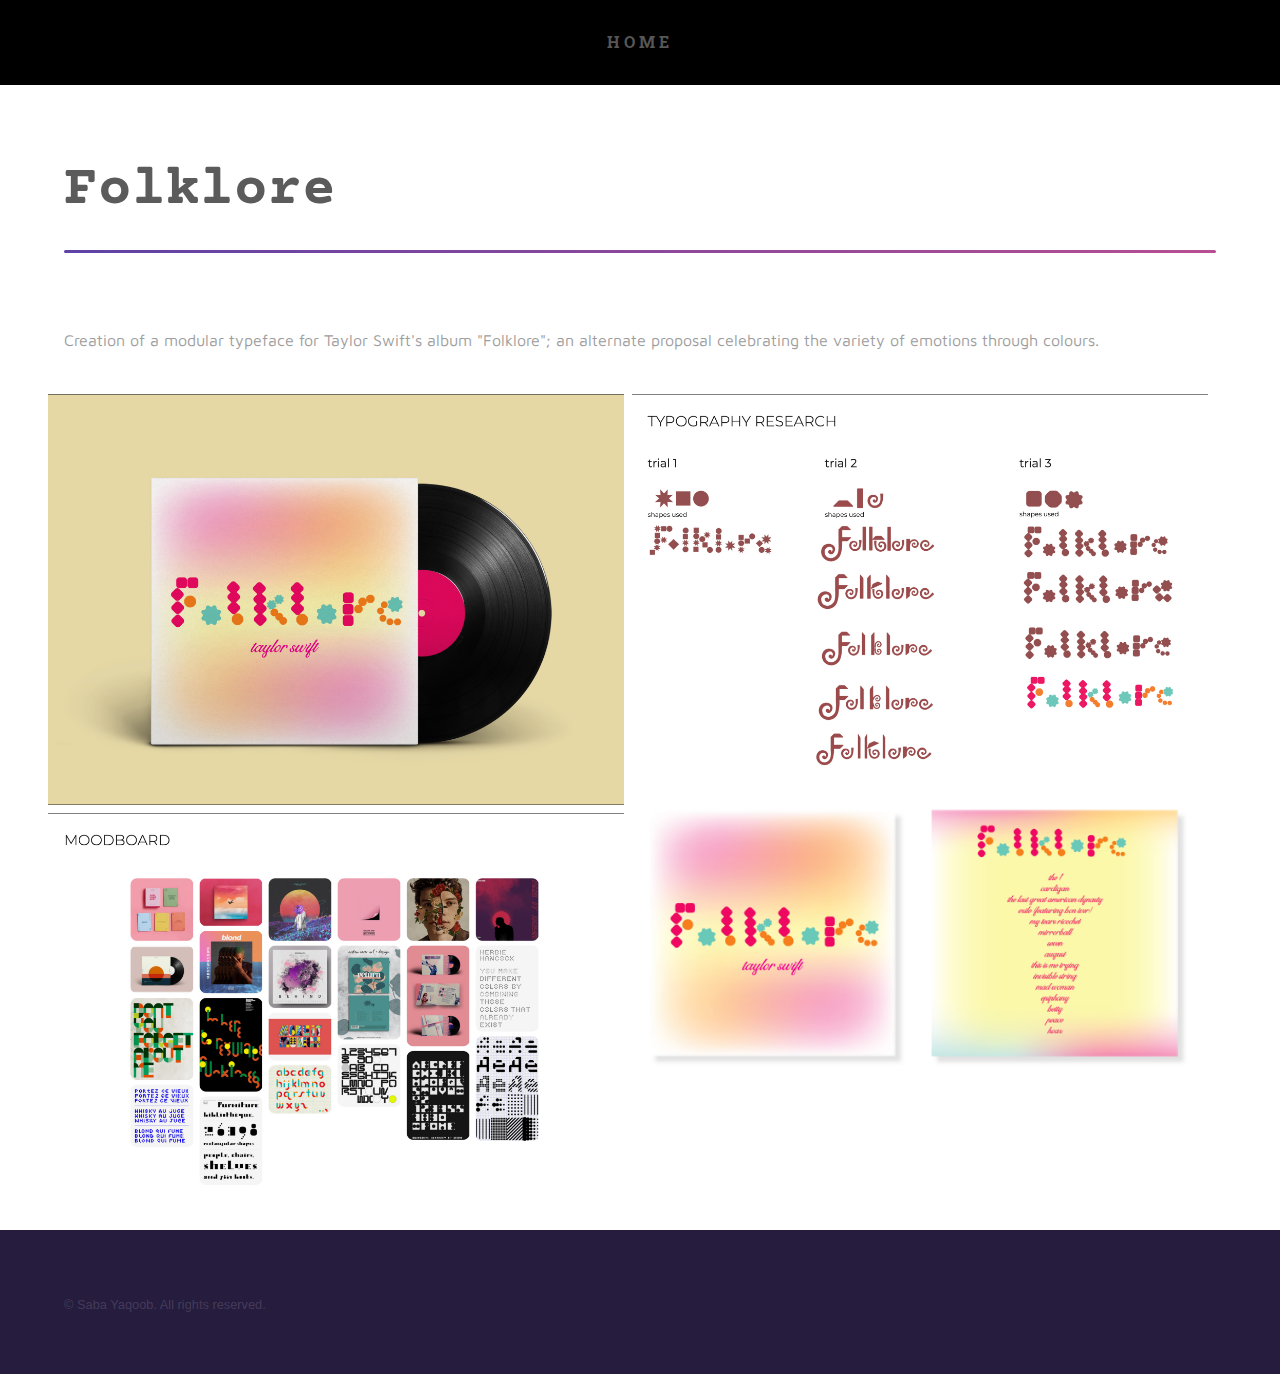
<file: folklore.html>
<!DOCTYPE HTML>
<!--
	Hyperspace by HTML5 UP
	html5up.net | @ajlkn
	Free for personal and commercial use under the CCA 3.0 license (html5up.net/license)
-->
<html>
	<head>
		<title>Folklore - Saba Yaqoob</title>
		<meta charset="utf-8" />
		<meta name="viewport" content="width=device-width, initial-scale=1, user-scalable=no" />
		<link rel="stylesheet" href="assets/css/main.css" />
				<link href="https://fonts.googleapis.com/css2?family=Griffy&display=swap" rel="stylesheet">
		<link href="https://fonts.googleapis.com/css2?family=Roboto+Slab:wght@100&display=swap" rel="stylesheet">
		<link href="https://fonts.googleapis.com/css2?family=Maven+Pro&display=swap" rel="stylesheet">
		<link href="https://fonts.googleapis.com/css2?family=Courier+Prime&display=swap" rel="stylesheet">
		<noscript><link rel="stylesheet" href="assets/css/noscript.css" /></noscript>
		
		<style>
			.column {
				flex: 50%;
				max-width: 50%;
				padding: 0px 4px;
					}
					
										
					h1 {
					font-family: "Courier Prime", sans-serif;
					}
					
					h2 {
					font-family: "Roboto Slab", sans-serif;
					}
					
					h4 {
					font-family: "Roboto Slab", sans-serif;
					}
					
					h3 {
					font-family: "Roboto Slab", sans-serif;
					}
					p {
					font-family: "Maven Pro", sans-serif;
					}
					
					a {
					font-family: "Roboto Slab", sans-serif;
					}
		</style>
	</head>
	<body class="is-preload">

		<!-- Header -->
			<header id="header" style = "background: black;">
				<nav>
					<ul>
						<li><a href="index.html" style = "font-size: 1.01em;">Home</a></li>
					</ul>
				</nav>
			</header>

		<!-- Wrapper -->
			<div id="wrapper">

				<!-- Main -->
					<section id="main" class="wrapper" style = "background: white;" >
						<div class="inner">
							<h1 class="major" style = "color: #5b5b5b;">Folklore</h1>
							<p style = "color: #9d9d9d;">Creation of a modular typeface for Taylor Swift's album "Folklore"; an alternate proposal celebrating the variety of emotions through colours.</p>
							<div class="row""> 
							  <div class="column">
								<img src="images/folklore-1.png" style="width:100%">
								<img src="images/folklore-2.png" style="width:100%">
							  </div>
							  <div class="column">
								<img src="images/folklore-3.png" style="width:100%">
								<img src="images/folklore-4.png" style="width:100%">
							  </div>  
							</div>
							</div>
					</section>

			</div>

		<!-- Footer -->
			<footer id="footer" class="wrapper alt">
				<div class="inner">
					<ul class="menu">
						<li>&copy; Saba Yaqoob. All rights reserved.</li>
					</ul>
				</div>
			</footer>

		<!-- Scripts -->
			<script src="assets/js/jquery.min.js"></script>
			<script src="assets/js/jquery.scrollex.min.js"></script>
			<script src="assets/js/jquery.scrolly.min.js"></script>
			<script src="assets/js/browser.min.js"></script>
			<script src="assets/js/breakpoints.min.js"></script>
			<script src="assets/js/util.js"></script>
			<script src="assets/js/main.js"></script>

	</body>
</html>
</file>
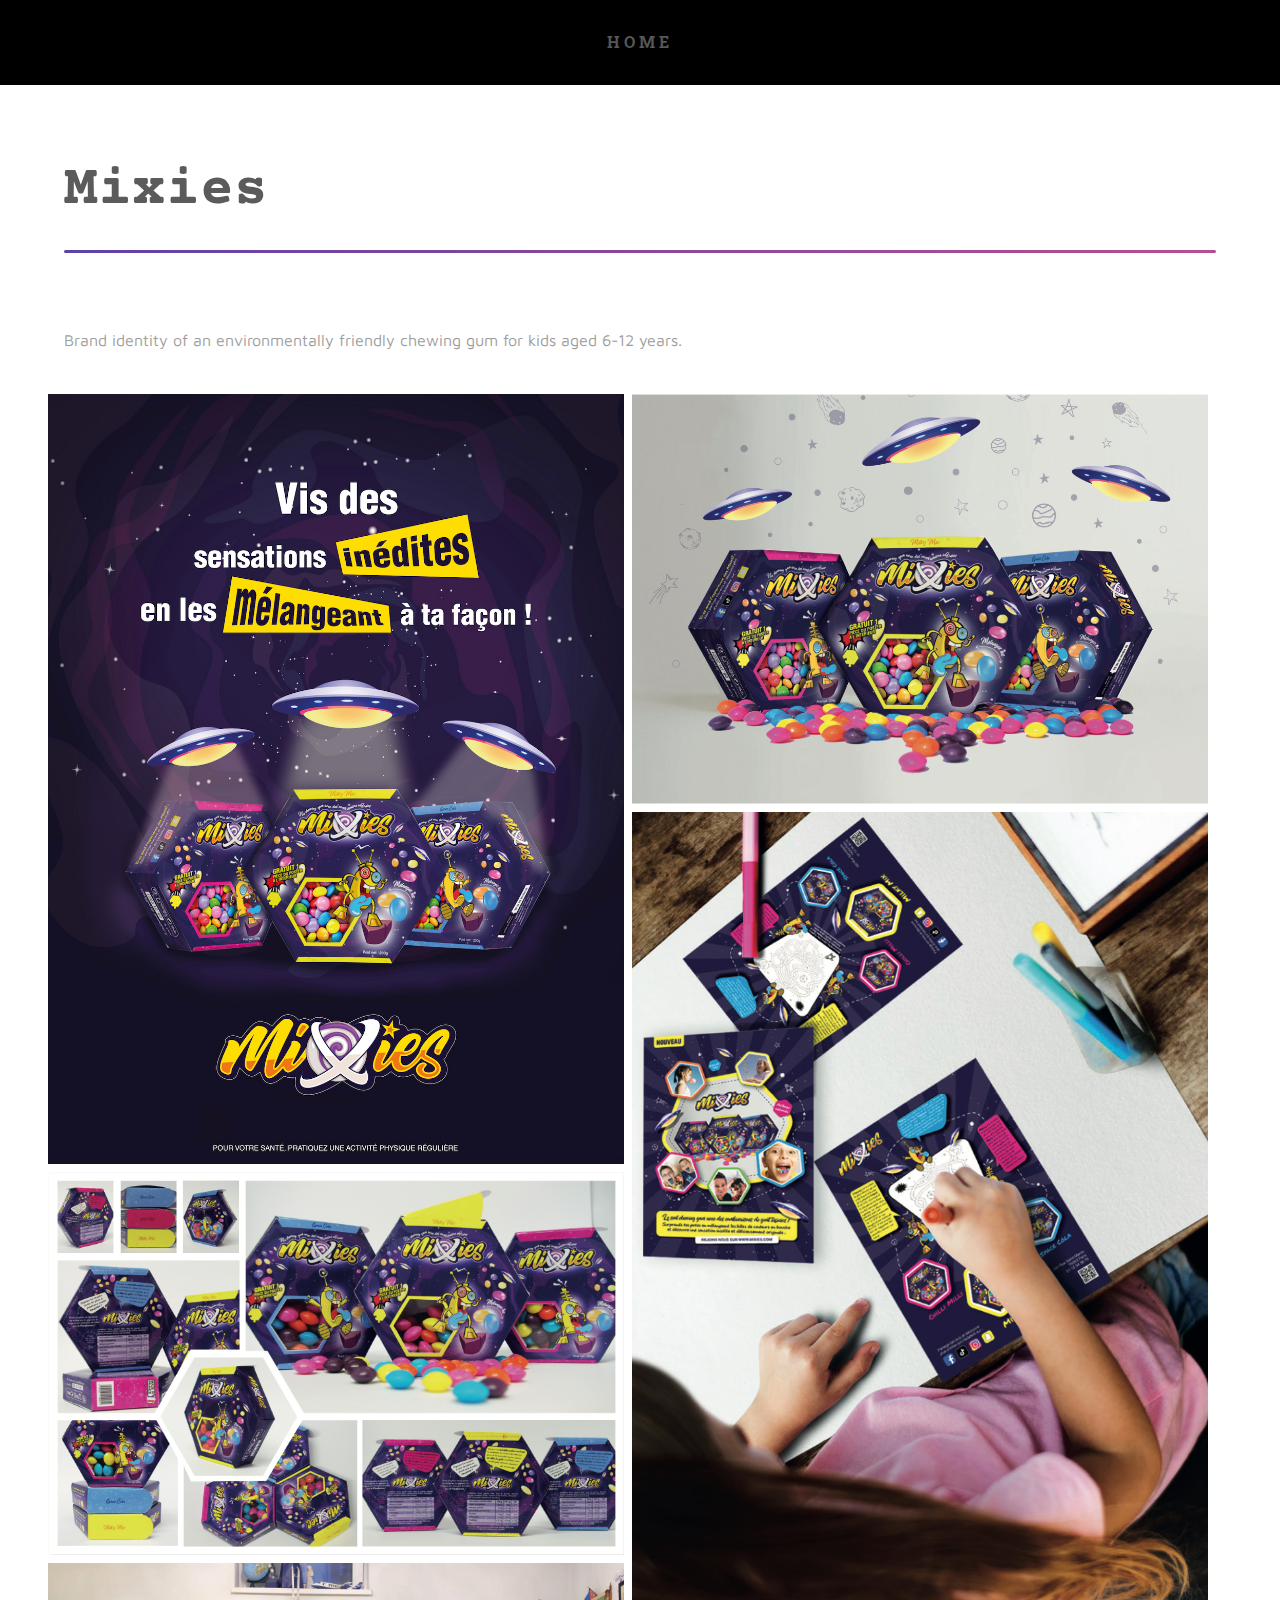
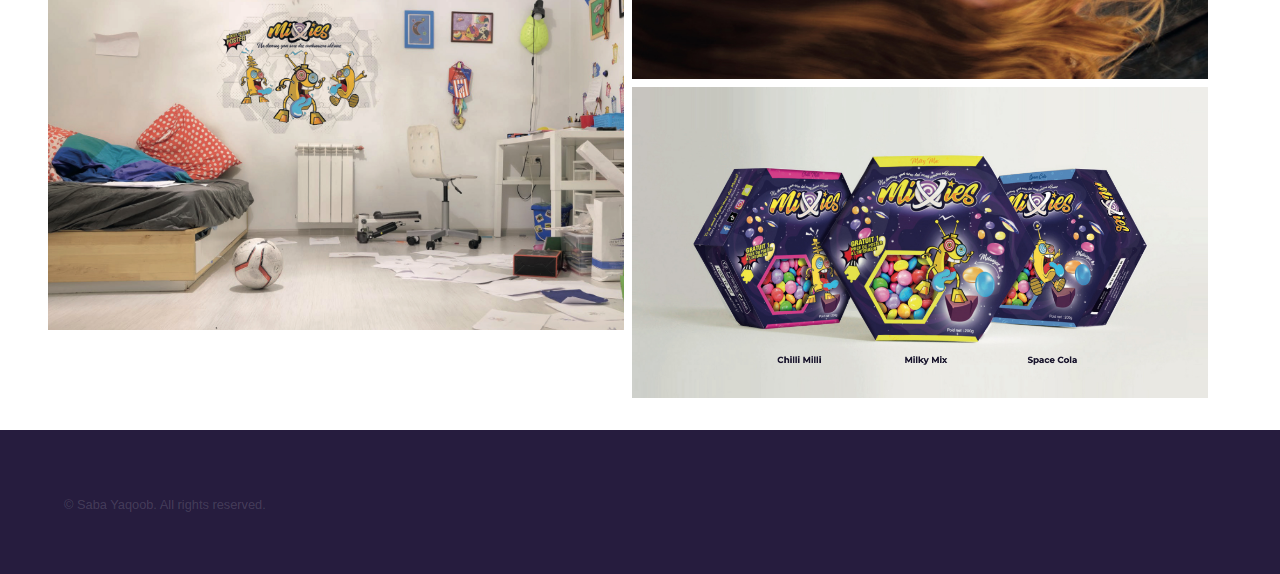
<file: mixies.html>
<!DOCTYPE HTML>
<!--
	Hyperspace by HTML5 UP
	html5up.net | @ajlkn
	Free for personal and commercial use under the CCA 3.0 license (html5up.net/license)
-->
<html>
	<head>
		<title>Mixies - Saba Yaqoob</title>
		<meta charset="utf-8" />
		<meta name="viewport" content="width=device-width, initial-scale=1, user-scalable=no" />
		<link rel="stylesheet" href="assets/css/main.css" />
		<link href="https://fonts.googleapis.com/css2?family=Griffy&display=swap" rel="stylesheet">
		<link href="https://fonts.googleapis.com/css2?family=Roboto+Slab:wght@100&display=swap" rel="stylesheet">
		<link href="https://fonts.googleapis.com/css2?family=Maven+Pro&display=swap" rel="stylesheet">
		<link href="https://fonts.googleapis.com/css2?family=Courier+Prime&display=swap" rel="stylesheet">
		<noscript><link rel="stylesheet" href="assets/css/noscript.css" /></noscript>
		
		<style>
			.column {
				flex: 50%;
				max-width: 50%;
				padding: 0px 4px;
					}
					
										
					h1 {
					font-family: "Courier Prime", sans-serif;
					}
					
					h2 {
					font-family: "Roboto Slab", sans-serif;
					}
					
					h4 {
					font-family: "Roboto Slab", sans-serif;
					}
					
					h3 {
					font-family: "Roboto Slab", sans-serif;
					}
					p {
					font-family: "Maven Pro", sans-serif;
					}
					
					a {
					font-family: "Roboto Slab", sans-serif;
					}
		</style>
	</head>
	<body class="is-preload">

		<!-- Header -->
			<header id="header" style = "background: black;">
				<nav>
					<ul>
						<li><a href="index.html" style = "font-size: 1.01em;">Home</a></li>
					</ul>
				</nav>
			</header>

		<!-- Wrapper -->
			<div id="wrapper">

				<!-- Main -->
					<section id="main" class="wrapper" style = "background: white;" >
						<div class="inner">
							<h1 class="major" style = "color: #5b5b5b;">Mixies</h1>
							<p style = "color: #9d9d9d;">Brand identity of an environmentally friendly chewing gum for kids aged 6-12 years.</p>
							<div class="row""> 
							  <div class="column">
								<img src="images/MIXIES-2.jpg" style="width:100%">
								<img src="images/MIXIES-3.jpg" style="width:100%">
								<img src="images/MIXIES-5.jpg" style="width:100%">
							  </div>
							  <div class="column">
								<img src="images/MIXIES-1.jpg" style="width:100%">
								<img src="images/MIXIES-4.jpg" style="width:100%">
								<img src="images/MIXIES-6.jpg" style="width:100%">
							  </div>  
							</div>
							</div>
					</section>

			</div>

		<!-- Footer -->
			<footer id="footer" class="wrapper alt">
				<div class="inner">
					<ul class="menu">
						<li>&copy; Saba Yaqoob. All rights reserved.</li>
					</ul>
				</div>
			</footer>

		<!-- Scripts -->
			<script src="assets/js/jquery.min.js"></script>
			<script src="assets/js/jquery.scrollex.min.js"></script>
			<script src="assets/js/jquery.scrolly.min.js"></script>
			<script src="assets/js/browser.min.js"></script>
			<script src="assets/js/breakpoints.min.js"></script>
			<script src="assets/js/util.js"></script>
			<script src="assets/js/main.js"></script>

	</body>
</html>
</file>
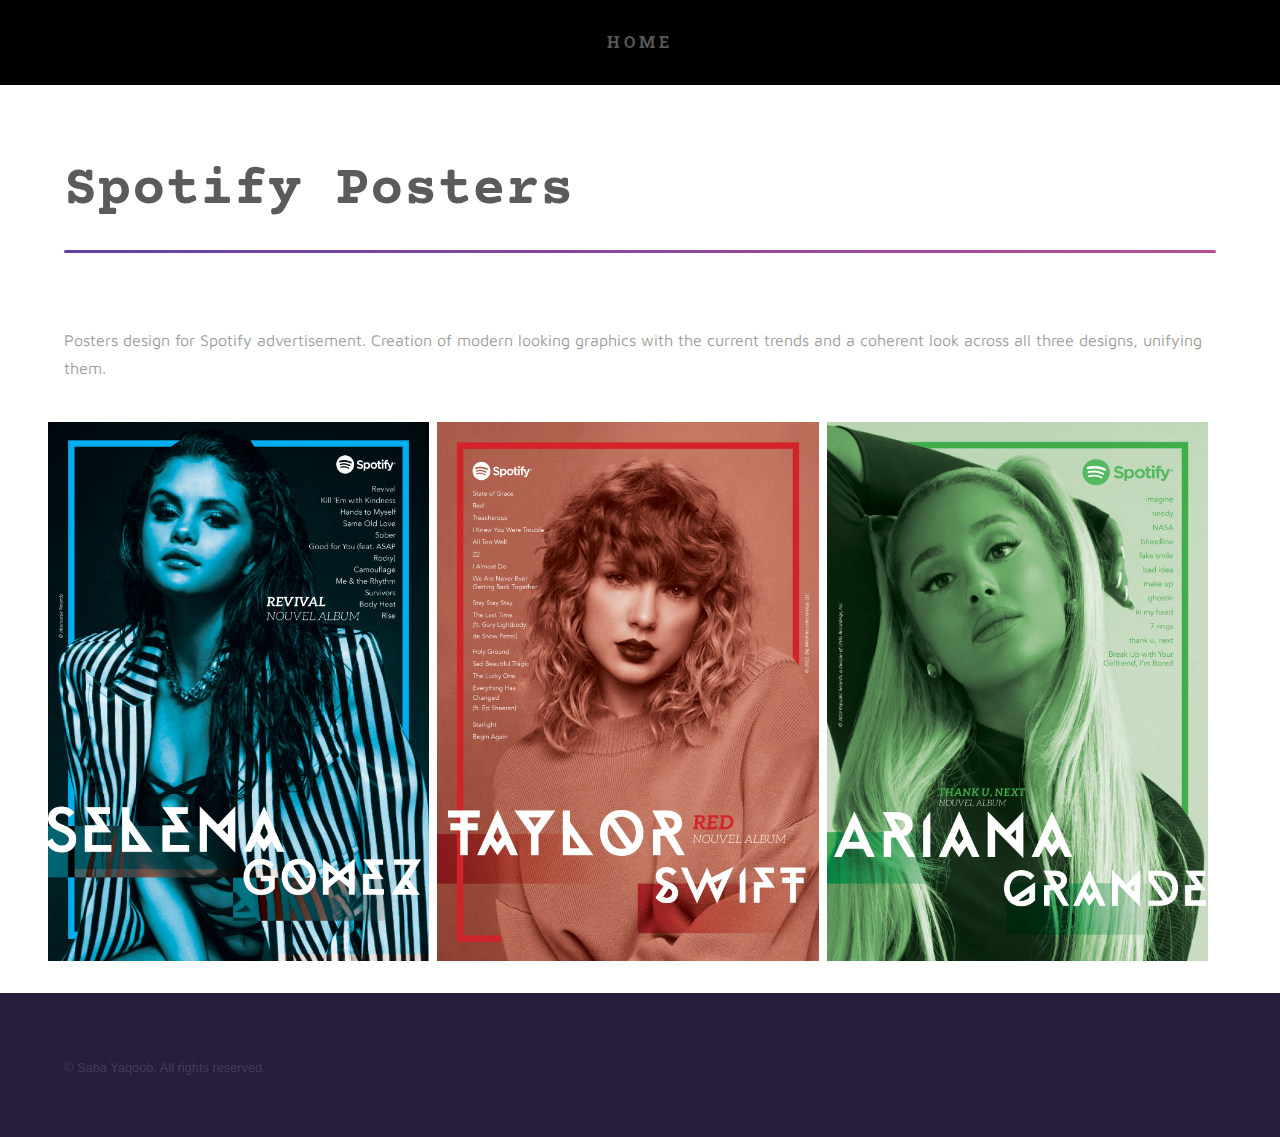
<file: posters.html>
<!DOCTYPE HTML>
<!--
	Hyperspace by HTML5 UP
	html5up.net | @ajlkn
	Free for personal and commercial use under the CCA 3.0 license (html5up.net/license)
-->
<html>
	<head>
		<title>Posters - Saba Yaqoob</title>
		<meta charset="utf-8" />
		<meta name="viewport" content="width=device-width, initial-scale=1, user-scalable=no" />
		<link rel="stylesheet" href="assets/css/main.css" />
				<link href="https://fonts.googleapis.com/css2?family=Griffy&display=swap" rel="stylesheet">
		<link href="https://fonts.googleapis.com/css2?family=Roboto+Slab:wght@100&display=swap" rel="stylesheet">
		<link href="https://fonts.googleapis.com/css2?family=Maven+Pro&display=swap" rel="stylesheet">
		<link href="https://fonts.googleapis.com/css2?family=Courier+Prime&display=swap" rel="stylesheet">
		<noscript><link rel="stylesheet" href="assets/css/noscript.css" /></noscript>
		
		<style>
			.column {
				flex: 33.33%;
				max-width: 33.33%;
				padding: 0px 4px;
					}
					
										
					h1 {
					font-family: "Courier Prime", sans-serif;
					}
					
					h2 {
					font-family: "Roboto Slab", sans-serif;
					}
					
					h4 {
					font-family: "Roboto Slab", sans-serif;
					}
					
					h3 {
					font-family: "Roboto Slab", sans-serif;
					}
					p {
					font-family: "Maven Pro", sans-serif;
					}
					
					a {
					font-family: "Roboto Slab", sans-serif;
					}
		</style>
	</head>
	<body class="is-preload">

		<!-- Header -->
			<header id="header" style = "background: black;">
				<nav>
					<ul>
						<li><a href="index.html" style = "font-size: 1.01em;">Home</a></li>
					</ul>
				</nav>
			</header>

		<!-- Wrapper -->
			<div id="wrapper">

				<!-- Main -->
					<section id="main" class="wrapper" style = "background: white;" >
						<div class="inner">
							<h1 class="major" style = "color: #5b5b5b;">Spotify Posters</h1>
							<p style = "color: #9d9d9d;">Posters design for Spotify advertisement. Creation of modern looking graphics with the current trends and a coherent look across all three designs, unifying them.</p>
							<div class="row""> 
							  <div class="column">
								<img src="images/posters.jpg" style="width:100%">
							  </div>
							  <div class="column">
								<img src="images/posters2.jpg" style="width:100%">
							  </div>  
							  <div class="column">
								<img src="images/posters3.jpg" style="width:100%">
							  </div>  
							</div>
							</div>
					</section>

			</div>

		<!-- Footer -->
			<footer id="footer" class="wrapper alt">
				<div class="inner">
					<ul class="menu">
						<li>&copy; Saba Yaqoob. All rights reserved.</li>
					</ul>
				</div>
			</footer>

		<!-- Scripts -->
			<script src="assets/js/jquery.min.js"></script>
			<script src="assets/js/jquery.scrollex.min.js"></script>
			<script src="assets/js/jquery.scrolly.min.js"></script>
			<script src="assets/js/browser.min.js"></script>
			<script src="assets/js/breakpoints.min.js"></script>
			<script src="assets/js/util.js"></script>
			<script src="assets/js/main.js"></script>

	</body>
</html>
</file>
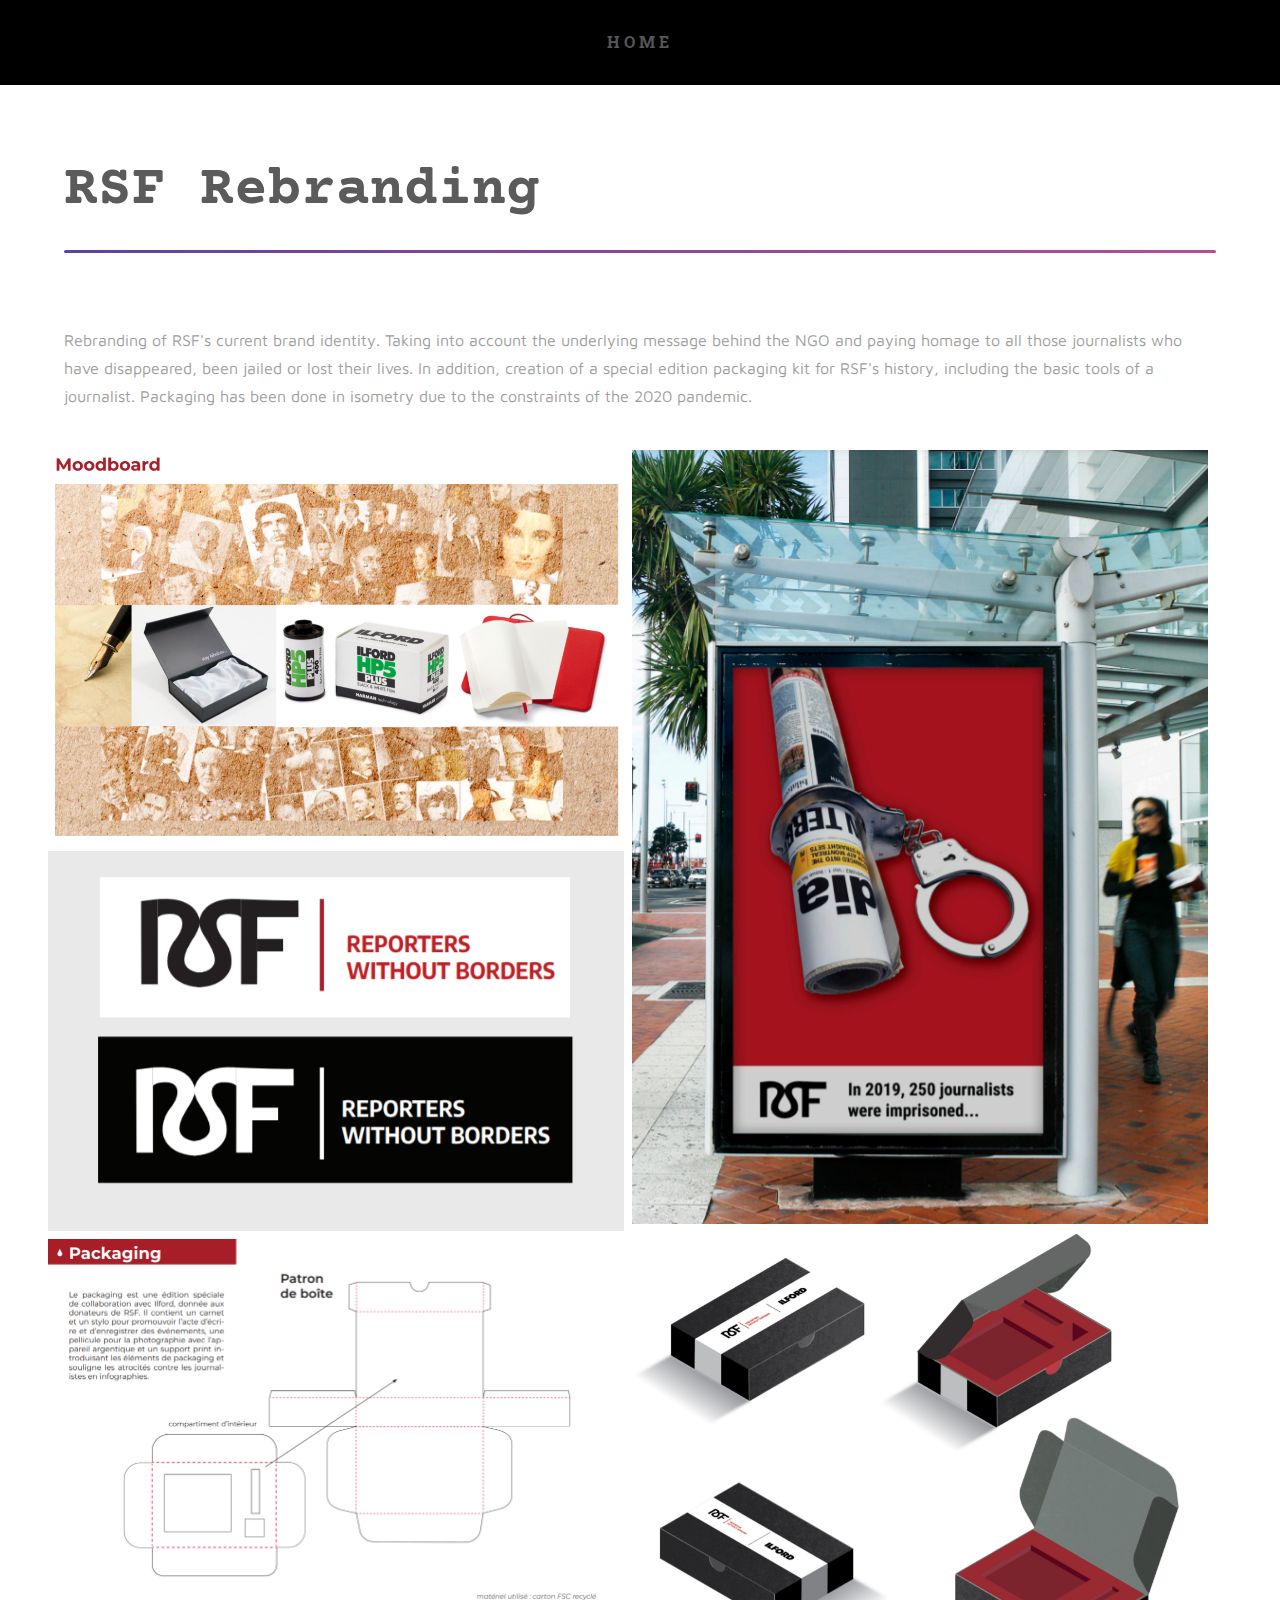
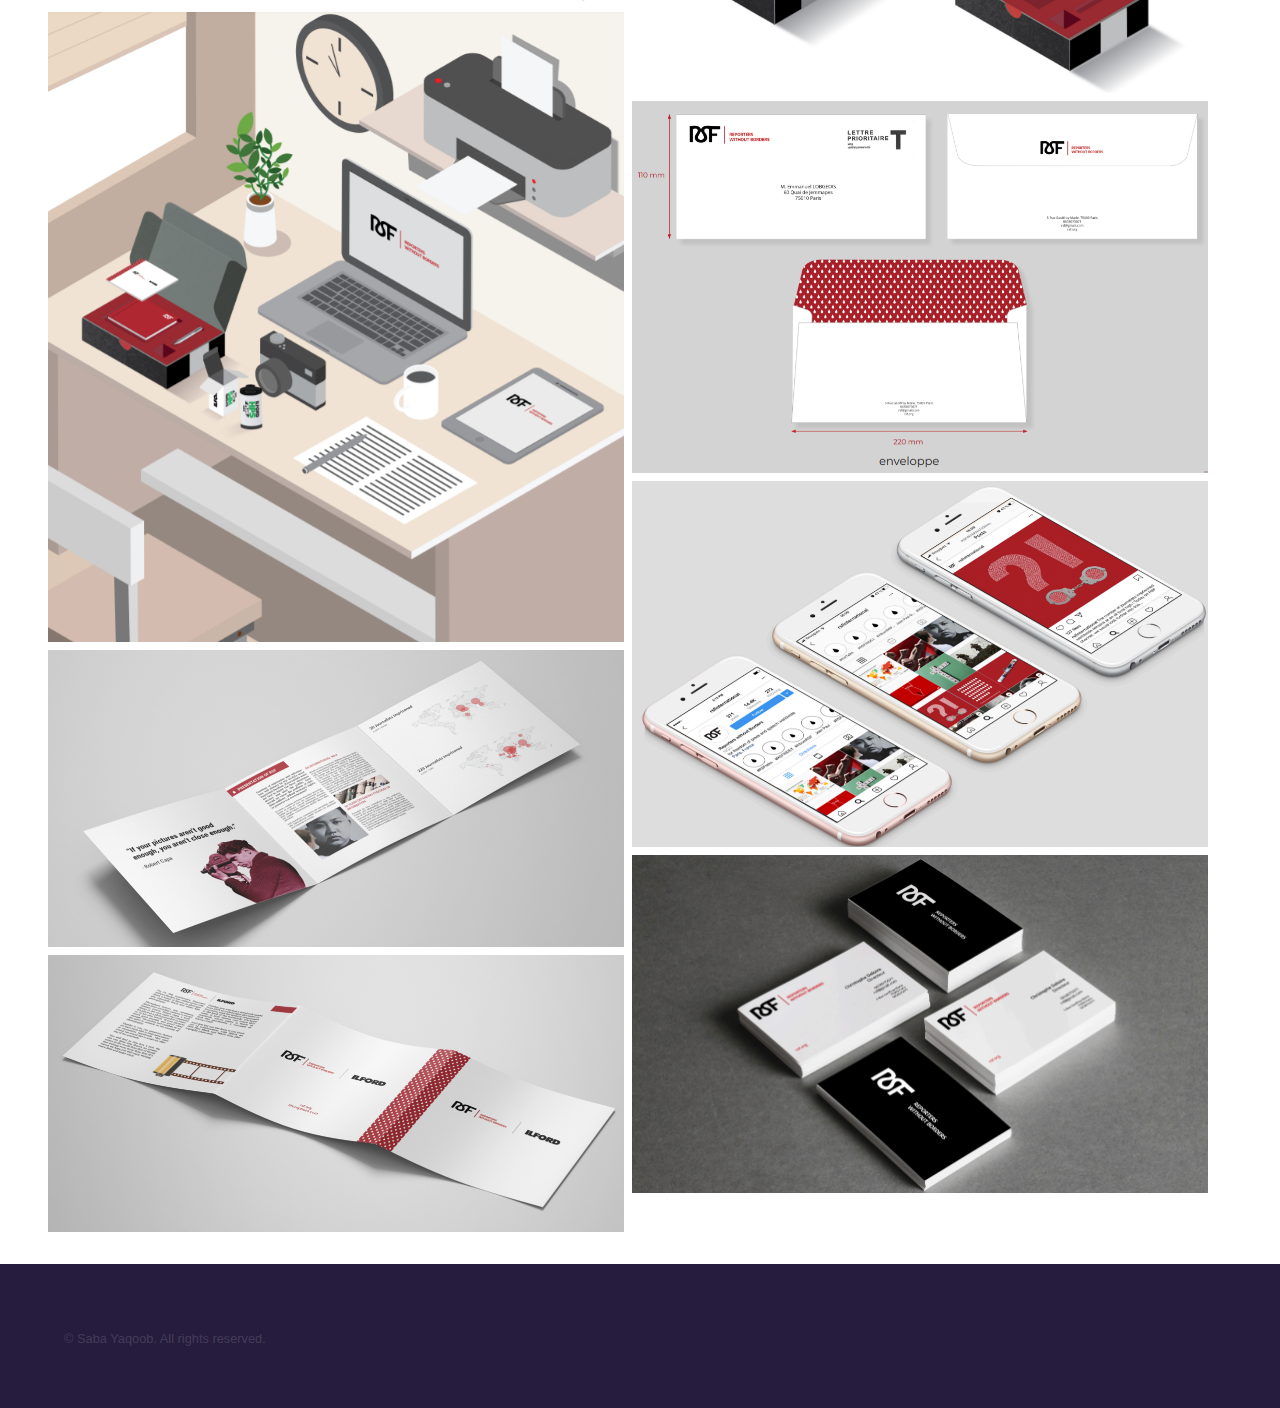
<file: rsf.html>
<!DOCTYPE HTML>
<!--
	Hyperspace by HTML5 UP
	html5up.net | @ajlkn
	Free for personal and commercial use under the CCA 3.0 license (html5up.net/license)
-->
<html>
	<head>
		<title>Mixies - Saba Yaqoob</title>
		<meta charset="utf-8" />
		<meta name="viewport" content="width=device-width, initial-scale=1, user-scalable=no" />
		<link rel="stylesheet" href="assets/css/main.css" />
				<link href="https://fonts.googleapis.com/css2?family=Griffy&display=swap" rel="stylesheet">
		<link href="https://fonts.googleapis.com/css2?family=Roboto+Slab:wght@100&display=swap" rel="stylesheet">
		<link href="https://fonts.googleapis.com/css2?family=Maven+Pro&display=swap" rel="stylesheet">
		<link href="https://fonts.googleapis.com/css2?family=Courier+Prime&display=swap" rel="stylesheet">
		<noscript><link rel="stylesheet" href="assets/css/noscript.css" /></noscript>
		
		<style>
			.column {
				flex: 50%;
				max-width: 50%;
				padding: 0px 4px;
					}
					
										
					h1 {
					font-family: "Courier Prime", sans-serif;
					}
					
					h2 {
					font-family: "Roboto Slab", sans-serif;
					}
					
					h4 {
					font-family: "Roboto Slab", sans-serif;
					}
					
					h3 {
					font-family: "Roboto Slab", sans-serif;
					}
					p {
					font-family: "Maven Pro", sans-serif;
					}
					
					a {
					font-family: "Roboto Slab", sans-serif;
					}
		</style>
	</head>
	<body class="is-preload">

		<!-- Header -->
			<header id="header" style = "background: black;">
				<nav>
					<ul>
						<li><a href="index.html" style = "font-size: 1.01em;">Home</a></li>
					</ul>
				</nav>
			</header>

		<!-- Wrapper -->
			<div id="wrapper">

				<!-- Main -->
					<section id="main" class="wrapper" style = "background: white;" >
						<div class="inner">
							<h1 class="major" style = "color: #5b5b5b;">RSF Rebranding</h1>
							<p style = "color: #9d9d9d;">Rebranding of RSF's current brand identity. Taking into account the underlying message behind the NGO and paying homage to all those journalists 
							who have disappeared, been jailed or lost their lives. In addition, creation of a special edition packaging kit for RSF's history, including the basic tools of a journalist. 
							Packaging has been done in isometry due to the constraints of the 2020 pandemic.</p>
							<div class="row""> 
							  <div class="column">
								<img src="images/rsf5.PNG" style="width:100%">
								<img src="images/rsf1.PNG" style="width:100%">
								<img src="images/rsf4.PNG" style="width:100%">
								<img src="images/rsf7.PNG" style="width:100%">
								<img src="images/rsf8.PNG" style="width:100%">
								<img src="images/rsf9.PNG" style="width:100%">
							  </div>
							  <div class="column">
								<img src="images/rsf13.PNG" style="width:100%">
								<img src="images/rsf6.PNG" style="width:100%">
								<img src="images/rsf12.PNG" style="width:100%">
								<img src="images/rsf14.PNG" style="width:100%">
								<img src="images/rsf10.PNG" style="width:100%">
							  </div>  
							</div>
							</div>
					</section>

			</div>

		<!-- Footer -->
			<footer id="footer" class="wrapper alt">
				<div class="inner">
					<ul class="menu">
						<li>&copy; Saba Yaqoob. All rights reserved.</li>
					</ul>
				</div>
			</footer>

		<!-- Scripts -->
			<script src="assets/js/jquery.min.js"></script>
			<script src="assets/js/jquery.scrollex.min.js"></script>
			<script src="assets/js/jquery.scrolly.min.js"></script>
			<script src="assets/js/browser.min.js"></script>
			<script src="assets/js/breakpoints.min.js"></script>
			<script src="assets/js/util.js"></script>
			<script src="assets/js/main.js"></script>

	</body>
</html>
</file>
<file: assets/css/noscript.css>
/*
	Hyperspace by HTML5 UP
	html5up.net | @ajlkn
	Free for personal and commercial use under the CCA 3.0 license (html5up.net/license)
*/

/* Spotlights */

	.spotlights > section > .image:before {
		opacity: 0 !important;
	}

	.spotlights > section > .content > .inner {
		-moz-transform: none !important;
		-webkit-transform: none !important;
		-ms-transform: none !important;
		transform: none !important;
		opacity: 1 !important;
	}

/* Wrapper */

	.wrapper > .inner {
		opacity: 1 !important;
		-moz-transform: none !important;
		-webkit-transform: none !important;
		-ms-transform: none !important;
		transform: none !important;
	}

/* Sidebar */

	#sidebar > .inner {
		opacity: 1 !important;
	}

	#sidebar nav > ul > li {
		-moz-transform: none !important;
		-webkit-transform: none !important;
		-ms-transform: none !important;
		transform: none !important;
		opacity: 1 !important;
	}
</file>
<file: assets/css/main.css>
@import url(fontawesome-all.min.css);

/*
	Hyperspace by HTML5 UP
	html5up.net | @ajlkn
	Free for personal and commercial use under the CCA 3.0 license (html5up.net/license)
*/

html, body, div, span, applet, object,
iframe, h1, h2, h3, h4, h5, h6, p, blockquote,
pre, a, abbr, acronym, address, big, cite,
code, del, dfn, em, img, ins, kbd, q, s, samp,
small, strike, strong, sub, sup, tt, var, b,
u, i, center, dl, dt, dd, ol, ul, li, fieldset,
form, label, legend, table, caption, tbody,
tfoot, thead, tr, th, td, article, aside,
canvas, details, embed, figure, figcaption,
footer, header, hgroup, menu, nav, output, ruby,
section, summary, time, mark, audio, video {
	margin: 0;
	padding: 0;
	border: 0;
	font-size: 100%;
	font: inherit;
	vertical-align: baseline;}

article, aside, details, figcaption, figure,
footer, header, hgroup, menu, nav, section {
	display: block;}

body {
	line-height: 1;
}

ol, ul {
	list-style: none;
}

blockquote, q {
	quotes: none;
}

	blockquote:before, blockquote:after, q:before, q:after {
		content: '';
		content: none;
	}

table {
	border-collapse: collapse;
	border-spacing: 0;
}

body {
	-webkit-text-size-adjust: none;
}

mark {
	background-color: transparent;
	color: inherit;
}

input::-moz-focus-inner {
	border: 0;
	padding: 0;
}

input, select, textarea {
	-moz-appearance: none;
	-webkit-appearance: none;
	-ms-appearance: none;
	appearance: none;
}

/* Basic */

	@-ms-viewport {
		width: device-width;
	}

	body {
		-ms-overflow-style: scrollbar;
	}

	@media screen and (max-width: 480px) {

		html, body {
			min-width: 320px;
		}

	}

	html {
		box-sizing: border-box;
	}

	*, *:before, *:after {
		box-sizing: inherit;
	}

	body {
		background: #312450;
	}

		body.is-preload *, body.is-preload *:before, body.is-preload *:after {
			-moz-animation: none !important;
			-webkit-animation: none !important;
			-ms-animation: none !important;
			animation: none !important;
			-moz-transition: none !important;
			-webkit-transition: none !important;
			-ms-transition: none !important;
			transition: none !important;
		}

/* Type */

	body, input, select, textarea {
		color: rgba(255, 255, 255, 0.55);
		font-family: Arial, Helvetica, sans-serif;
		font-size: 16.5pt;
		font-weight: normal;
		line-height: 1.75;
	}

		@media screen and (max-width: 1680px) {

			body, input, select, textarea {
				font-size: 13pt;
			}

		}

		@media screen and (max-width: 1280px) {

			body, input, select, textarea {
				font-size: 12pt;
			}

		}

		@media screen and (max-width: 360px) {

			body, input, select, textarea {
				font-size: 11pt;
			}

		}

	a {
		-moz-transition: color 0.2s ease, border-bottom-color 0.2s ease;
		-webkit-transition: color 0.2s ease, border-bottom-color 0.2s ease;
		-ms-transition: color 0.2s ease, border-bottom-color 0.2s ease;
		transition: color 0.2s ease, border-bottom-color 0.2s ease;
		border-bottom: dotted 1px rgba(255, 255, 255, 0.35);
		color: inherit;
		text-decoration: none;
	}

		a:hover {
			border-bottom-color: transparent;
			color: #ffffff;
		}

	strong, b {
		color: #ffffff;
		font-weight: bold;
	}

	em, i {
		font-style: italic;
	}

	p {
		margin: 0 0 2em 0;
	}

	h1, h2, h3, h4, h5, h6 {
		color: #ffffff;
		font-weight: bold;
		line-height: 1.5;
		margin: 0 0 0.5em 0;
	}

		h1 a, h2 a, h3 a, h4 a, h5 a, h6 a {
			color: inherit;
			text-decoration: none;
		}

	h1 {
		font-size: 3.5em;
	}

		h1.major {
			margin: 0 0 1.3em 0;
			position: relative;
			padding-bottom: 0.35em;
		}

			h1.major:after {
				background-image: -moz-linear-gradient(to right, #5e42a6, #b74e91);
				background-image: -webkit-linear-gradient(to right, #5e42a6, #b74e91);
				background-image: -ms-linear-gradient(to right, #5e42a6, #b74e91);
				background-image: linear-gradient(to right, #5e42a6, #b74e91);
				-moz-transition: max-width 0.2s ease;
				-webkit-transition: max-width 0.2s ease;
				-ms-transition: max-width 0.2s ease;
				transition: max-width 0.2s ease;
				border-radius: 0.2em;
				bottom: 0;
				content: '';
				height: 0.05em;
				position: absolute;
				right: 0;
				width: 100%;
			}

	h2 {
		font-size: 1.75em;
	}

	h3 {
		font-size: 1.1em;
	}

	h4 {
		font-size: 1em;
	}

	h5 {
		font-size: 0.8em;
	}

	h6 {
		font-size: 0.6em;
	}

	@media screen and (max-width: 736px) {

		h1 {
			font-size: 2.5em;
		}

		h2 {
			font-size: 1.25em;
		}

		h3 {
			font-size: 1em;
		}

		h4 {
			font-size: 0.8em;
		}

		h5 {
			font-size: 0.6em;
		}

		h6 {
			font-size: 0.6em;
		}

	}

	sub {
		font-size: 0.8em;
		position: relative;
		top: 0.5em;
	}

	sup {
		font-size: 0.8em;
		position: relative;
		top: -0.5em;
	}

	blockquote {
		border-left: solid 4px rgba(255, 255, 255, 0.15);
		font-style: italic;
		margin: 0 0 2em 0;
		padding: 0.5em 0 0.5em 2em;
	}

	code {
		background: rgba(255, 255, 255, 0.05);
		border-radius: 0.25em;
		border: solid 1px rgba(255, 255, 255, 0.15);
		font-family: "Courier New", monospace;
		font-size: 0.9em;
		margin: 0 0.25em;
		padding: 0.25em 0.65em;
	}

	pre {
		-webkit-overflow-scrolling: touch;
		font-family: "Courier New", monospace;
		font-size: 0.9em;
		margin: 0 0 2em 0;
	}

		pre code {
			display: block;
			line-height: 1.75em;
			padding: 1em 1.5em;
			overflow-x: auto;
		}

	hr {
		border: 0;
		border-bottom: solid 1px rgba(255, 255, 255, 0.15);
		margin: 2em 0;
	}

		hr.major {
			margin: 3em 0;
		}

	.align-left {
		text-align: left;
	}

	.align-center {
		text-align: center;
	}

	.align-right {
		text-align: right;
	}

/* Row */

	.row {
		display: flex;
		flex-wrap: wrap;
		box-sizing: border-box;
		align-items: stretch;
	}

		.row > * {
			box-sizing: border-box;
		}

		.row.gtr-uniform > * > :last-child {
			margin-bottom: 0;
		}

		.row.aln-left {
			justify-content: flex-start;
		}

		.row.aln-center {
			justify-content: center;
		}

		.row.aln-right {
			justify-content: flex-end;
		}

		.row.aln-top {
			align-items: flex-start;
		}

		.row.aln-middle {
			align-items: center;
		}

		.row.aln-bottom {
			align-items: flex-end;
		}

		.row > .imp {
			order: -1;
		}

		.row > .col-1 {
			width: 8.33333%;
		}

		.row > .off-1 {
			margin-left: 8.33333%;
		}

		.row > .col-2 {
			width: 16.66667%;
		}

		.row > .off-2 {
			margin-left: 16.66667%;
		}

		.row > .col-3 {
			width: 25%;
		}

		.row > .off-3 {
			margin-left: 25%;
		}

		.row > .col-4 {
			width: 33.33333%;
		}

		.row > .off-4 {
			margin-left: 33.33333%;
		}

		.row > .col-5 {
			width: 41.66667%;
		}

		.row > .off-5 {
			margin-left: 41.66667%;
		}

		.row > .col-6 {
			width: 50%;
		}

		.row > .off-6 {
			margin-left: 50%;
		}

		.row > .col-7 {
			width: 58.33333%;
		}

		.row > .off-7 {
			margin-left: 58.33333%;
		}

		.row > .col-8 {
			width: 66.66667%;
		}

		.row > .off-8 {
			margin-left: 66.66667%;
		}

		.row > .col-9 {
			width: 75%;
		}

		.row > .off-9 {
			margin-left: 75%;
		}

		.row > .col-10 {
			width: 83.33333%;
		}

		.row > .off-10 {
			margin-left: 83.33333%;
		}

		.row > .col-11 {
			width: 91.66667%;
		}

		.row > .off-11 {
			margin-left: 91.66667%;
		}

		.row > .col-12 {
			width: 100%;
		}

		.row > .off-12 {
			margin-left: 100%;
		}

		.row.gtr-0 {
			margin-top: 0;
			margin-left: 0em;
		}

			.row.gtr-0 > * {
				padding: 0 0 0 0em;
			}

			.row.gtr-0.gtr-uniform {
				margin-top: 0em;
			}

				.row.gtr-0.gtr-uniform > * {
					padding-top: 0em;
				}

		.row.gtr-25 {
			margin-top: 0;
			margin-left: -0.375em;
		}

			.row.gtr-25 > * {
				padding: 0 0 0 0.375em;
			}

			.row.gtr-25.gtr-uniform {
				margin-top: -0.375em;
			}

				.row.gtr-25.gtr-uniform > * {
					padding-top: 0.375em;
				}

		.row.gtr-50 {
			margin-top: 0;
			margin-left: -0.75em;
		}

			.row.gtr-50 > * {
				padding: 0 0 0 0.75em;
			}

			.row.gtr-50.gtr-uniform {
				margin-top: -0.75em;
			}

				.row.gtr-50.gtr-uniform > * {
					padding-top: 0.75em;
				}

		.row {
			margin-top: 0;
			margin-left: -1.5em;
		}

			.row > * {
				padding: 0 0 0 1.5em;
			}

			.row.gtr-uniform {
				margin-top: -1.5em;
			}

				.row.gtr-uniform > * {
					padding-top: 1.5em;
				}

		.row.gtr-150 {
			margin-top: 0;
			margin-left: -2.25em;
		}

			.row.gtr-150 > * {
				padding: 0 0 0 2.25em;
			}

			.row.gtr-150.gtr-uniform {
				margin-top: -2.25em;
			}

				.row.gtr-150.gtr-uniform > * {
					padding-top: 2.25em;
				}

		.row.gtr-200 {
			margin-top: 0;
			margin-left: -3em;
		}

			.row.gtr-200 > * {
				padding: 0 0 0 3em;
			}

			.row.gtr-200.gtr-uniform {
				margin-top: -3em;
			}

				.row.gtr-200.gtr-uniform > * {
					padding-top: 3em;
				}

		@media screen and (max-width: 1680px) {

			.row {
				display: flex;
				flex-wrap: wrap;
				box-sizing: border-box;
				align-items: stretch;
			}

				.row > * {
					box-sizing: border-box;
				}

				.row.gtr-uniform > * > :last-child {
					margin-bottom: 0;
				}

				.row.aln-left {
					justify-content: flex-start;
				}

				.row.aln-center {
					justify-content: center;
				}

				.row.aln-right {
					justify-content: flex-end;
				}

				.row.aln-top {
					align-items: flex-start;
				}

				.row.aln-middle {
					align-items: center;
				}

				.row.aln-bottom {
					align-items: flex-end;
				}

				.row > .imp-xlarge {
					order: -1;
				}

				.row > .col-1-xlarge {
					width: 8.33333%;
				}

				.row > .off-1-xlarge {
					margin-left: 8.33333%;
				}

				.row > .col-2-xlarge {
					width: 16.66667%;
				}

				.row > .off-2-xlarge {
					margin-left: 16.66667%;
				}

				.row > .col-3-xlarge {
					width: 25%;
				}

				.row > .off-3-xlarge {
					margin-left: 25%;
				}

				.row > .col-4-xlarge {
					width: 33.33333%;
				}

				.row > .off-4-xlarge {
					margin-left: 33.33333%;
				}

				.row > .col-5-xlarge {
					width: 41.66667%;
				}

				.row > .off-5-xlarge {
					margin-left: 41.66667%;
				}

				.row > .col-6-xlarge {
					width: 50%;
				}

				.row > .off-6-xlarge {
					margin-left: 50%;
				}

				.row > .col-7-xlarge {
					width: 58.33333%;
				}

				.row > .off-7-xlarge {
					margin-left: 58.33333%;
				}

				.row > .col-8-xlarge {
					width: 66.66667%;
				}

				.row > .off-8-xlarge {
					margin-left: 66.66667%;
				}

				.row > .col-9-xlarge {
					width: 75%;
				}

				.row > .off-9-xlarge {
					margin-left: 75%;
				}

				.row > .col-10-xlarge {
					width: 83.33333%;
				}

				.row > .off-10-xlarge {
					margin-left: 83.33333%;
				}

				.row > .col-11-xlarge {
					width: 91.66667%;
				}

				.row > .off-11-xlarge {
					margin-left: 91.66667%;
				}

				.row > .col-12-xlarge {
					width: 100%;
				}

				.row > .off-12-xlarge {
					margin-left: 100%;
				}

				.row.gtr-0 {
					margin-top: 0;
					margin-left: 0em;
				}

					.row.gtr-0 > * {
						padding: 0 0 0 0em;
					}

					.row.gtr-0.gtr-uniform {
						margin-top: 0em;
					}

						.row.gtr-0.gtr-uniform > * {
							padding-top: 0em;
						}

				.row.gtr-25 {
					margin-top: 0;
					margin-left: -0.375em;
				}

					.row.gtr-25 > * {
						padding: 0 0 0 0.375em;
					}

					.row.gtr-25.gtr-uniform {
						margin-top: -0.375em;
					}

						.row.gtr-25.gtr-uniform > * {
							padding-top: 0.375em;
						}

				.row.gtr-50 {
					margin-top: 0;
					margin-left: -0.75em;
				}

					.row.gtr-50 > * {
						padding: 0 0 0 0.75em;
					}

					.row.gtr-50.gtr-uniform {
						margin-top: -0.75em;
					}

						.row.gtr-50.gtr-uniform > * {
							padding-top: 0.75em;
						}

				.row {
					margin-top: 0;
					margin-left: -1.5em;
				}

					.row > * {
						padding: 0 0 0 1.5em;
					}

					.row.gtr-uniform {
						margin-top: -1.5em;
					}

						.row.gtr-uniform > * {
							padding-top: 1.5em;
						}

				.row.gtr-150 {
					margin-top: 0;
					margin-left: -2.25em;
				}

					.row.gtr-150 > * {
						padding: 0 0 0 2.25em;
					}

					.row.gtr-150.gtr-uniform {
						margin-top: -2.25em;
					}

						.row.gtr-150.gtr-uniform > * {
							padding-top: 2.25em;
						}

				.row.gtr-200 {
					margin-top: 0;
					margin-left: -3em;
				}

					.row.gtr-200 > * {
						padding: 0 0 0 3em;
					}

					.row.gtr-200.gtr-uniform {
						margin-top: -3em;
					}

						.row.gtr-200.gtr-uniform > * {
							padding-top: 3em;
						}

		}

		@media screen and (max-width: 1280px) {

			.row {
				display: flex;
				flex-wrap: wrap;
				box-sizing: border-box;
				align-items: stretch;
			}

				.row > * {
					box-sizing: border-box;
				}

				.row.gtr-uniform > * > :last-child {
					margin-bottom: 0;
				}

				.row.aln-left {
					justify-content: flex-start;
				}

				.row.aln-center {
					justify-content: center;
				}

				.row.aln-right {
					justify-content: flex-end;
				}

				.row.aln-top {
					align-items: flex-start;
				}

				.row.aln-middle {
					align-items: center;
				}

				.row.aln-bottom {
					align-items: flex-end;
				}

				.row > .imp-large {
					order: -1;
				}

				.row > .col-1-large {
					width: 8.33333%;
				}

				.row > .off-1-large {
					margin-left: 8.33333%;
				}

				.row > .col-2-large {
					width: 16.66667%;
				}

				.row > .off-2-large {
					margin-left: 16.66667%;
				}

				.row > .col-3-large {
					width: 25%;
				}

				.row > .off-3-large {
					margin-left: 25%;
				}

				.row > .col-4-large {
					width: 33.33333%;
				}

				.row > .off-4-large {
					margin-left: 33.33333%;
				}

				.row > .col-5-large {
					width: 41.66667%;
				}

				.row > .off-5-large {
					margin-left: 41.66667%;
				}

				.row > .col-6-large {
					width: 50%;
				}

				.row > .off-6-large {
					margin-left: 50%;
				}

				.row > .col-7-large {
					width: 58.33333%;
				}

				.row > .off-7-large {
					margin-left: 58.33333%;
				}

				.row > .col-8-large {
					width: 66.66667%;
				}

				.row > .off-8-large {
					margin-left: 66.66667%;
				}

				.row > .col-9-large {
					width: 75%;
				}

				.row > .off-9-large {
					margin-left: 75%;
				}

				.row > .col-10-large {
					width: 83.33333%;
				}

				.row > .off-10-large {
					margin-left: 83.33333%;
				}

				.row > .col-11-large {
					width: 91.66667%;
				}

				.row > .off-11-large {
					margin-left: 91.66667%;
				}

				.row > .col-12-large {
					width: 100%;
				}

				.row > .off-12-large {
					margin-left: 100%;
				}

				.row.gtr-0 {
					margin-top: 0;
					margin-left: 0em;
				}

					.row.gtr-0 > * {
						padding: 0 0 0 0em;
					}

					.row.gtr-0.gtr-uniform {
						margin-top: 0em;
					}

						.row.gtr-0.gtr-uniform > * {
							padding-top: 0em;
						}

				.row.gtr-25 {
					margin-top: 0;
					margin-left: -0.375em;
				}

					.row.gtr-25 > * {
						padding: 0 0 0 0.375em;
					}

					.row.gtr-25.gtr-uniform {
						margin-top: -0.375em;
					}

						.row.gtr-25.gtr-uniform > * {
							padding-top: 0.375em;
						}

				.row.gtr-50 {
					margin-top: 0;
					margin-left: -0.75em;
				}

					.row.gtr-50 > * {
						padding: 0 0 0 0.75em;
					}

					.row.gtr-50.gtr-uniform {
						margin-top: -0.75em;
					}

						.row.gtr-50.gtr-uniform > * {
							padding-top: 0.75em;
						}

				.row {
					margin-top: 0;
					margin-left: -1.5em;
				}

					.row > * {
						padding: 0 0 0 1.5em;
					}

					.row.gtr-uniform {
						margin-top: -1.5em;
					}

						.row.gtr-uniform > * {
							padding-top: 1.5em;
						}

				.row.gtr-150 {
					margin-top: 0;
					margin-left: -2.25em;
				}

					.row.gtr-150 > * {
						padding: 0 0 0 2.25em;
					}

					.row.gtr-150.gtr-uniform {
						margin-top: -2.25em;
					}

						.row.gtr-150.gtr-uniform > * {
							padding-top: 2.25em;
						}

				.row.gtr-200 {
					margin-top: 0;
					margin-left: -3em;
				}

					.row.gtr-200 > * {
						padding: 0 0 0 3em;
					}

					.row.gtr-200.gtr-uniform {
						margin-top: -3em;
					}

						.row.gtr-200.gtr-uniform > * {
							padding-top: 3em;
						}

		}

		@media screen and (max-width: 980px) {

			.row {
				display: flex;
				flex-wrap: wrap;
				box-sizing: border-box;
				align-items: stretch;
			}

				.row > * {
					box-sizing: border-box;
				}

				.row.gtr-uniform > * > :last-child {
					margin-bottom: 0;
				}

				.row.aln-left {
					justify-content: flex-start;
				}

				.row.aln-center {
					justify-content: center;
				}

				.row.aln-right {
					justify-content: flex-end;
				}

				.row.aln-top {
					align-items: flex-start;
				}

				.row.aln-middle {
					align-items: center;
				}

				.row.aln-bottom {
					align-items: flex-end;
				}

				.row > .imp-medium {
					order: -1;
				}

				.row > .col-1-medium {
					width: 8.33333%;
				}

				.row > .off-1-medium {
					margin-left: 8.33333%;
				}

				.row > .col-2-medium {
					width: 16.66667%;
				}

				.row > .off-2-medium {
					margin-left: 16.66667%;
				}

				.row > .col-3-medium {
					width: 25%;
				}

				.row > .off-3-medium {
					margin-left: 25%;
				}

				.row > .col-4-medium {
					width: 33.33333%;
				}

				.row > .off-4-medium {
					margin-left: 33.33333%;
				}

				.row > .col-5-medium {
					width: 41.66667%;
				}

				.row > .off-5-medium {
					margin-left: 41.66667%;
				}

				.row > .col-6-medium {
					width: 50%;
				}

				.row > .off-6-medium {
					margin-left: 50%;
				}

				.row > .col-7-medium {
					width: 58.33333%;
				}

				.row > .off-7-medium {
					margin-left: 58.33333%;
				}

				.row > .col-8-medium {
					width: 66.66667%;
				}

				.row > .off-8-medium {
					margin-left: 66.66667%;
				}

				.row > .col-9-medium {
					width: 75%;
				}

				.row > .off-9-medium {
					margin-left: 75%;
				}

				.row > .col-10-medium {
					width: 83.33333%;
				}

				.row > .off-10-medium {
					margin-left: 83.33333%;
				}

				.row > .col-11-medium {
					width: 91.66667%;
				}

				.row > .off-11-medium {
					margin-left: 91.66667%;
				}

				.row > .col-12-medium {
					width: 100%;
				}

				.row > .off-12-medium {
					margin-left: 100%;
				}

				.row.gtr-0 {
					margin-top: 0;
					margin-left: 0em;
				}

					.row.gtr-0 > * {
						padding: 0 0 0 0em;
					}

					.row.gtr-0.gtr-uniform {
						margin-top: 0em;
					}

						.row.gtr-0.gtr-uniform > * {
							padding-top: 0em;
						}

				.row.gtr-25 {
					margin-top: 0;
					margin-left: -0.375em;
				}

					.row.gtr-25 > * {
						padding: 0 0 0 0.375em;
					}

					.row.gtr-25.gtr-uniform {
						margin-top: -0.375em;
					}

						.row.gtr-25.gtr-uniform > * {
							padding-top: 0.375em;
						}

				.row.gtr-50 {
					margin-top: 0;
					margin-left: -0.75em;
				}

					.row.gtr-50 > * {
						padding: 0 0 0 0.75em;
					}

					.row.gtr-50.gtr-uniform {
						margin-top: -0.75em;
					}

						.row.gtr-50.gtr-uniform > * {
							padding-top: 0.75em;
						}

				.row {
					margin-top: 0;
					margin-left: -1.5em;
				}

					.row > * {
						padding: 0 0 0 1.5em;
					}

					.row.gtr-uniform {
						margin-top: -1.5em;
					}

						.row.gtr-uniform > * {
							padding-top: 1.5em;
						}

				.row.gtr-150 {
					margin-top: 0;
					margin-left: -2.25em;
				}

					.row.gtr-150 > * {
						padding: 0 0 0 2.25em;
					}

					.row.gtr-150.gtr-uniform {
						margin-top: -2.25em;
					}

						.row.gtr-150.gtr-uniform > * {
							padding-top: 2.25em;
						}

				.row.gtr-200 {
					margin-top: 0;
					margin-left: -3em;
				}

					.row.gtr-200 > * {
						padding: 0 0 0 3em;
					}

					.row.gtr-200.gtr-uniform {
						margin-top: -3em;
					}

						.row.gtr-200.gtr-uniform > * {
							padding-top: 3em;
						}

		}

		@media screen and (max-width: 736px) {

			.row {
				display: flex;
				flex-wrap: wrap;
				box-sizing: border-box;
				align-items: stretch;
			}

				.row > * {
					box-sizing: border-box;
				}

				.row.gtr-uniform > * > :last-child {
					margin-bottom: 0;
				}

				.row.aln-left {
					justify-content: flex-start;
				}

				.row.aln-center {
					justify-content: center;
				}

				.row.aln-right {
					justify-content: flex-end;
				}

				.row.aln-top {
					align-items: flex-start;
				}

				.row.aln-middle {
					align-items: center;
				}

				.row.aln-bottom {
					align-items: flex-end;
				}

				.row > .imp-small {
					order: -1;
				}

				.row > .col-1-small {
					width: 8.33333%;
				}

				.row > .off-1-small {
					margin-left: 8.33333%;
				}

				.row > .col-2-small {
					width: 16.66667%;
				}

				.row > .off-2-small {
					margin-left: 16.66667%;
				}

				.row > .col-3-small {
					width: 25%;
				}

				.row > .off-3-small {
					margin-left: 25%;
				}

				.row > .col-4-small {
					width: 33.33333%;
				}

				.row > .off-4-small {
					margin-left: 33.33333%;
				}

				.row > .col-5-small {
					width: 41.66667%;
				}

				.row > .off-5-small {
					margin-left: 41.66667%;
				}

				.row > .col-6-small {
					width: 50%;
				}

				.row > .off-6-small {
					margin-left: 50%;
				}

				.row > .col-7-small {
					width: 58.33333%;
				}

				.row > .off-7-small {
					margin-left: 58.33333%;
				}

				.row > .col-8-small {
					width: 66.66667%;
				}

				.row > .off-8-small {
					margin-left: 66.66667%;
				}

				.row > .col-9-small {
					width: 75%;
				}

				.row > .off-9-small {
					margin-left: 75%;
				}

				.row > .col-10-small {
					width: 83.33333%;
				}

				.row > .off-10-small {
					margin-left: 83.33333%;
				}

				.row > .col-11-small {
					width: 91.66667%;
				}

				.row > .off-11-small {
					margin-left: 91.66667%;
				}

				.row > .col-12-small {
					width: 100%;
				}

				.row > .off-12-small {
					margin-left: 100%;
				}

				.row.gtr-0 {
					margin-top: 0;
					margin-left: 0em;
				}

					.row.gtr-0 > * {
						padding: 0 0 0 0em;
					}

					.row.gtr-0.gtr-uniform {
						margin-top: 0em;
					}

						.row.gtr-0.gtr-uniform > * {
							padding-top: 0em;
						}

				.row.gtr-25 {
					margin-top: 0;
					margin-left: -0.375em;
				}

					.row.gtr-25 > * {
						padding: 0 0 0 0.375em;
					}

					.row.gtr-25.gtr-uniform {
						margin-top: -0.375em;
					}

						.row.gtr-25.gtr-uniform > * {
							padding-top: 0.375em;
						}

				.row.gtr-50 {
					margin-top: 0;
					margin-left: -0.75em;
				}

					.row.gtr-50 > * {
						padding: 0 0 0 0.75em;
					}

					.row.gtr-50.gtr-uniform {
						margin-top: -0.75em;
					}

						.row.gtr-50.gtr-uniform > * {
							padding-top: 0.75em;
						}

				.row {
					margin-top: 0;
					margin-left: -1.5em;
				}

					.row > * {
						padding: 0 0 0 1.5em;
					}

					.row.gtr-uniform {
						margin-top: -1.5em;
					}

						.row.gtr-uniform > * {
							padding-top: 1.5em;
						}

				.row.gtr-150 {
					margin-top: 0;
					margin-left: -2.25em;
				}

					.row.gtr-150 > * {
						padding: 0 0 0 2.25em;
					}

					.row.gtr-150.gtr-uniform {
						margin-top: -2.25em;
					}

						.row.gtr-150.gtr-uniform > * {
							padding-top: 2.25em;
						}

				.row.gtr-200 {
					margin-top: 0;
					margin-left: -3em;
				}

					.row.gtr-200 > * {
						padding: 0 0 0 3em;
					}

					.row.gtr-200.gtr-uniform {
						margin-top: -3em;
					}

						.row.gtr-200.gtr-uniform > * {
							padding-top: 3em;
						}

		}

		@media screen and (max-width: 480px) {

			.row {
				display: flex;
				flex-wrap: wrap;
				box-sizing: border-box;
				align-items: stretch;
			}

				.row > * {
					box-sizing: border-box;
				}

				.row.gtr-uniform > * > :last-child {
					margin-bottom: 0;
				}

				.row.aln-left {
					justify-content: flex-start;
				}

				.row.aln-center {
					justify-content: center;
				}

				.row.aln-right {
					justify-content: flex-end;
				}

				.row.aln-top {
					align-items: flex-start;
				}

				.row.aln-middle {
					align-items: center;
				}

				.row.aln-bottom {
					align-items: flex-end;
				}

				.row > .imp-xsmall {
					order: -1;
				}

				.row > .col-1-xsmall {
					width: 8.33333%;
				}

				.row > .off-1-xsmall {
					margin-left: 8.33333%;
				}

				.row > .col-2-xsmall {
					width: 16.66667%;
				}

				.row > .off-2-xsmall {
					margin-left: 16.66667%;
				}

				.row > .col-3-xsmall {
					width: 25%;
				}

				.row > .off-3-xsmall {
					margin-left: 25%;
				}

				.row > .col-4-xsmall {
					width: 33.33333%;
				}

				.row > .off-4-xsmall {
					margin-left: 33.33333%;
				}

				.row > .col-5-xsmall {
					width: 41.66667%;
				}

				.row > .off-5-xsmall {
					margin-left: 41.66667%;
				}

				.row > .col-6-xsmall {
					width: 50%;
				}

				.row > .off-6-xsmall {
					margin-left: 50%;
				}

				.row > .col-7-xsmall {
					width: 58.33333%;
				}

				.row > .off-7-xsmall {
					margin-left: 58.33333%;
				}

				.row > .col-8-xsmall {
					width: 66.66667%;
				}

				.row > .off-8-xsmall {
					margin-left: 66.66667%;
				}

				.row > .col-9-xsmall {
					width: 75%;
				}

				.row > .off-9-xsmall {
					margin-left: 75%;
				}

				.row > .col-10-xsmall {
					width: 83.33333%;
				}

				.row > .off-10-xsmall {
					margin-left: 83.33333%;
				}

				.row > .col-11-xsmall {
					width: 91.66667%;
				}

				.row > .off-11-xsmall {
					margin-left: 91.66667%;
				}

				.row > .col-12-xsmall {
					width: 100%;
				}

				.row > .off-12-xsmall {
					margin-left: 100%;
				}

				.row.gtr-0 {
					margin-top: 0;
					margin-left: 0em;
				}

					.row.gtr-0 > * {
						padding: 0 0 0 0em;
					}

					.row.gtr-0.gtr-uniform {
						margin-top: 0em;
					}

						.row.gtr-0.gtr-uniform > * {
							padding-top: 0em;
						}

				.row.gtr-25 {
					margin-top: 0;
					margin-left: -0.375em;
				}

					.row.gtr-25 > * {
						padding: 0 0 0 0.375em;
					}

					.row.gtr-25.gtr-uniform {
						margin-top: -0.375em;
					}

						.row.gtr-25.gtr-uniform > * {
							padding-top: 0.375em;
						}

				.row.gtr-50 {
					margin-top: 0;
					margin-left: -0.75em;
				}

					.row.gtr-50 > * {
						padding: 0 0 0 0.75em;
					}

					.row.gtr-50.gtr-uniform {
						margin-top: -0.75em;
					}

						.row.gtr-50.gtr-uniform > * {
							padding-top: 0.75em;
						}

				.row {
					margin-top: 0;
					margin-left: -1.5em;
				}

					.row > * {
						padding: 0 0 0 1.5em;
					}

					.row.gtr-uniform {
						margin-top: -1.5em;
					}

						.row.gtr-uniform > * {
							padding-top: 1.5em;
						}

				.row.gtr-150 {
					margin-top: 0;
					margin-left: -2.25em;
				}

					.row.gtr-150 > * {
						padding: 0 0 0 2.25em;
					}

					.row.gtr-150.gtr-uniform {
						margin-top: -2.25em;
					}

						.row.gtr-150.gtr-uniform > * {
							padding-top: 2.25em;
						}

				.row.gtr-200 {
					margin-top: 0;
					margin-left: -3em;
				}

					.row.gtr-200 > * {
						padding: 0 0 0 3em;
					}

					.row.gtr-200.gtr-uniform {
						margin-top: -3em;
					}

						.row.gtr-200.gtr-uniform > * {
							padding-top: 3em;
						}

		}

/* Box */

	.box {
		border-radius: 0.25em;
		border: solid 1px rgba(255, 255, 255, 0.15);
		margin-bottom: 2em;
		padding: 1.5em;
	}

		.box > :last-child,
		.box > :last-child > :last-child,
		.box > :last-child > :last-child > :last-child {
			margin-bottom: 0;
		}

		.box.alt {
			border: 0;
			border-radius: 0;
			padding: 0;
		}

/* Button */

	input[type="submit"],
	input[type="reset"],
	input[type="button"],
	button,
	.button {
		-moz-appearance: none;
		-webkit-appearance: none;
		-ms-appearance: none;
		appearance: none;
		-moz-transition: border-color 0.2s ease;
		-webkit-transition: border-color 0.2s ease;
		-ms-transition: border-color 0.2s ease;
		transition: border-color 0.2s ease;
		background-color: transparent;
		border: solid 1px !important;
		border-color: rgba(255, 255, 255, 0.15) !important;
		border-radius: 3em;
		color: #ffffff !important;
		cursor: pointer;
		display: inline-block;
		font-size: 0.6em;
		font-weight: bold;
		height: calc(4.75em + 2px);
		letter-spacing: 0.25em;
		line-height: 4.75em;
		outline: 0;
		padding: 0 3.75em;
		position: relative;
		text-align: center;
		text-decoration: none;
		text-transform: uppercase;
		white-space: nowrap;
	}

		input[type="submit"]:after,
		input[type="reset"]:after,
		input[type="button"]:after,
		button:after,
		.button:after {
			-moz-transform: scale(0.25);
			-webkit-transform: scale(0.25);
			-ms-transform: scale(0.25);
			transform: scale(0.25);
			pointer-events: none;
			-moz-transition: opacity 0.2s ease, -moz-transform 0.2s ease;
			-webkit-transition: opacity 0.2s ease, -webkit-transform 0.2s ease;
			-ms-transition: opacity 0.2s ease, -ms-transform 0.2s ease;
			transition: opacity 0.2s ease, transform 0.2s ease;
			background: #ffffff;
			border-radius: 3em;
			content: '';
			height: 100%;
			left: 0;
			opacity: 0;
			position: absolute;
			top: 0;
			width: 100%;
		}

		input[type="submit"].icon:before,
		input[type="reset"].icon:before,
		input[type="button"].icon:before,
		button.icon:before,
		.button.icon:before {
			margin-right: 0.75em;
		}

		input[type="submit"].fit,
		input[type="reset"].fit,
		input[type="button"].fit,
		button.fit,
		.button.fit {
			width: 100%;
		}

		input[type="submit"].small,
		input[type="reset"].small,
		input[type="button"].small,
		button.small,
		.button.small {
			font-size: 0.4em;
		}

		input[type="submit"].large,
		input[type="reset"].large,
		input[type="button"].large,
		button.large,
		.button.large {
			font-size: 0.8em;
		}

		input[type="submit"].primary,
		input[type="reset"].primary,
		input[type="button"].primary,
		button.primary,
		.button.primary {
			background-color: #ffffff;
			color: #312450 !important;
		}

			input[type="submit"].primary:after,
			input[type="reset"].primary:after,
			input[type="button"].primary:after,
			button.primary:after,
			.button.primary:after {
				display: none;
			}

		input[type="submit"].disabled, input[type="submit"]:disabled,
		input[type="reset"].disabled,
		input[type="reset"]:disabled,
		input[type="button"].disabled,
		input[type="button"]:disabled,
		button.disabled,
		button:disabled,
		.button.disabled,
		.button:disabled {
			cursor: default;
			opacity: 0.5;
			pointer-events: none;
		}

		input[type="submit"]:hover,
		input[type="reset"]:hover,
		input[type="button"]:hover,
		button:hover,
		.button:hover {
			border-color: rgba(255, 255, 255, 0.55) !important;
		}

			input[type="submit"]:hover:after,
			input[type="reset"]:hover:after,
			input[type="button"]:hover:after,
			button:hover:after,
			.button:hover:after {
				opacity: 0.05;
				-moz-transform: scale(1);
				-webkit-transform: scale(1);
				-ms-transform: scale(1);
				transform: scale(1);
			}

			input[type="submit"]:hover:active,
			input[type="reset"]:hover:active,
			input[type="button"]:hover:active,
			button:hover:active,
			.button:hover:active {
				border-color: #ffffff !important;
			}

				input[type="submit"]:hover:active:after,
				input[type="reset"]:hover:active:after,
				input[type="button"]:hover:active:after,
				button:hover:active:after,
				.button:hover:active:after {
					opacity: 0.1;
				}

/* Features */

	.features {
		display: -moz-flex;
		display: -webkit-flex;
		display: -ms-flex;
		display: flex;
		-moz-flex-wrap: wrap;
		-webkit-flex-wrap: wrap;
		-ms-flex-wrap: wrap;
		flex-wrap: wrap;
		border-radius: 0.25em;
		border: solid 1px rgba(255, 255, 255, 0.15);
		background: rgba(255, 255, 255, 0.05);
		margin: 0 0 2em 0;
	}

		.features section {
			padding: 0em 0em 0em 0em ;
			width: 50%;
			border-top: solid 1px rgba(255, 255, 255, 0.15);
			position: relative;
		}

			.features section:nth-child(-n + 2) {
				border-top-width: 0;
			}

			.features section:nth-child(2n) {
				border-left: solid 1px rgba(255, 255, 255, 0.15);
			}

			.features section .icon {
				-moz-transition: opacity 0.5s ease, -moz-transform 0.5s ease;
				-webkit-transition: opacity 0.5s ease, -webkit-transform 0.5s ease;
				-ms-transition: opacity 0.5s ease, -ms-transform 0.5s ease;
				transition: opacity 0.5s ease, transform 0.5s ease;
				-moz-transition-delay: 1s;
				-webkit-transition-delay: 1s;
				-ms-transition-delay: 1s;
				transition-delay: 1s;
				-moz-transform: scale(1);
				-webkit-transform: scale(1);
				-ms-transform: scale(1);
				transform: scale(1);
				position: absolute;
				left: 3em;
				top: 3em;
				opacity: 1;
			}

			.features section:nth-child(1) .icon {
				-moz-transition-delay: 0.15s;
				-webkit-transition-delay: 0.15s;
				-ms-transition-delay: 0.15s;
				transition-delay: 0.15s;
			}

			.features section:nth-child(2) .icon {
				-moz-transition-delay: 0.3s;
				-webkit-transition-delay: 0.3s;
				-ms-transition-delay: 0.3s;
				transition-delay: 0.3s;
			}

			.features section:nth-child(3) .icon {
				-moz-transition-delay: 0.45s;
				-webkit-transition-delay: 0.45s;
				-ms-transition-delay: 0.45s;
				transition-delay: 0.45s;
			}

			.features section:nth-child(4) .icon {
				-moz-transition-delay: 0.6s;
				-webkit-transition-delay: 0.6s;
				-ms-transition-delay: 0.6s;
				transition-delay: 0.6s;
			}

			.features section:nth-child(5) .icon {
				-moz-transition-delay: 0.75s;
				-webkit-transition-delay: 0.75s;
				-ms-transition-delay: 0.75s;
				transition-delay: 0.75s;
			}

			.features section:nth-child(6) .icon {
				-moz-transition-delay: 0.9s;
				-webkit-transition-delay: 0.9s;
				-ms-transition-delay: 0.9s;
				transition-delay: 0.9s;
			}

			.features section:nth-child(7) .icon {
				-moz-transition-delay: 1.05s;
				-webkit-transition-delay: 1.05s;
				-ms-transition-delay: 1.05s;
				transition-delay: 1.05s;
			}

			.features section:nth-child(8) .icon {
				-moz-transition-delay: 1.2s;
				-webkit-transition-delay: 1.2s;
				-ms-transition-delay: 1.2s;
				transition-delay: 1.2s;
			}

			.features section:nth-child(9) .icon {
				-moz-transition-delay: 1.35s;
				-webkit-transition-delay: 1.35s;
				-ms-transition-delay: 1.35s;
				transition-delay: 1.35s;
			}

			.features section:nth-child(10) .icon {
				-moz-transition-delay: 1.5s;
				-webkit-transition-delay: 1.5s;
				-ms-transition-delay: 1.5s;
				transition-delay: 1.5s;
			}

			.features section:nth-child(11) .icon {
				-moz-transition-delay: 1.65s;
				-webkit-transition-delay: 1.65s;
				-ms-transition-delay: 1.65s;
				transition-delay: 1.65s;
			}

			.features section:nth-child(12) .icon {
				-moz-transition-delay: 1.8s;
				-webkit-transition-delay: 1.8s;
				-ms-transition-delay: 1.8s;
				transition-delay: 1.8s;
			}

			.features section:nth-child(13) .icon {
				-moz-transition-delay: 1.95s;
				-webkit-transition-delay: 1.95s;
				-ms-transition-delay: 1.95s;
				transition-delay: 1.95s;
			}

			.features section:nth-child(14) .icon {
				-moz-transition-delay: 2.1s;
				-webkit-transition-delay: 2.1s;
				-ms-transition-delay: 2.1s;
				transition-delay: 2.1s;
			}

			.features section:nth-child(15) .icon {
				-moz-transition-delay: 2.25s;
				-webkit-transition-delay: 2.25s;
				-ms-transition-delay: 2.25s;
				transition-delay: 2.25s;
			}

			.features section:nth-child(16) .icon {
				-moz-transition-delay: 2.4s;
				-webkit-transition-delay: 2.4s;
				-ms-transition-delay: 2.4s;
				transition-delay: 2.4s;
			}

			.features section:nth-child(17) .icon {
				-moz-transition-delay: 2.55s;
				-webkit-transition-delay: 2.55s;
				-ms-transition-delay: 2.55s;
				transition-delay: 2.55s;
			}

			.features section:nth-child(18) .icon {
				-moz-transition-delay: 2.7s;
				-webkit-transition-delay: 2.7s;
				-ms-transition-delay: 2.7s;
				transition-delay: 2.7s;
			}

			.features section:nth-child(19) .icon {
				-moz-transition-delay: 2.85s;
				-webkit-transition-delay: 2.85s;
				-ms-transition-delay: 2.85s;
				transition-delay: 2.85s;
			}

			.features section:nth-child(20) .icon {
				-moz-transition-delay: 3s;
				-webkit-transition-delay: 3s;
				-ms-transition-delay: 3s;
				transition-delay: 3s;
			}

		.features.inactive section .icon {
			-moz-transform: scale(0.5);
			-webkit-transform: scale(0.5);
			-ms-transform: scale(0.5);
			transform: scale(0.5);
			opacity: 0;
		}

		@media screen and (max-width: 980px) {

			.features {
				display: block;
			}

				.features section {
					border-top-width: 1px !important;
					border-left-width: 0 !important;
					width: 100%;
				}

					.features section:first-child {
						border-top-width: 0 !important;
					}

		}

		@media screen and (max-width: 736px) {

			.features section {
				padding: 2.5em 1.5em 0.1em 5.5em ;
			}

				.features section .icon {
					left: 1.5em;
					top: 2em;
				}

		}

		@media screen and (max-width: 480px) {

			.features section {
				padding: 2em 1.5em 0.1em 1.5em ;
			}

				.features section .icon {
					left: 0;
					position: relative;
					top: 0;
				}

		}

/* Form */

	form {
		margin: 0 0 2em 0;
	}

		form > :last-child {
			margin-bottom: 0;
		}

		form > .fields {
			display: -moz-flex;
			display: -webkit-flex;
			display: -ms-flex;
			display: flex;
			-moz-flex-wrap: wrap;
			-webkit-flex-wrap: wrap;
			-ms-flex-wrap: wrap;
			flex-wrap: wrap;
			width: calc(100% + 3em);
			margin: -1.5em 0 2em -1.5em;
		}

			form > .fields > .field {
				-moz-flex-grow: 0;
				-webkit-flex-grow: 0;
				-ms-flex-grow: 0;
				flex-grow: 0;
				-moz-flex-shrink: 0;
				-webkit-flex-shrink: 0;
				-ms-flex-shrink: 0;
				flex-shrink: 0;
				padding: 1.5em 0 0 1.5em;
				width: calc(100% - 1.5em);
			}

				form > .fields > .field.half {
					width: calc(50% - 0.75em);
				}

				form > .fields > .field.third {
					width: calc(100%/3 - 0.5em);
				}

				form > .fields > .field.quarter {
					width: calc(25% - 0.375em);
				}

		@media screen and (max-width: 480px) {

			form > .fields {
				width: calc(100% + 3em);
				margin: -1.5em 0 2em -1.5em;
			}

				form > .fields > .field {
					padding: 1.5em 0 0 1.5em;
					width: calc(100% - 1.5em);
				}

					form > .fields > .field.half {
						width: calc(100% - 1.5em);
					}

					form > .fields > .field.third {
						width: calc(100% - 1.5em);
					}

					form > .fields > .field.quarter {
						width: calc(100% - 1.5em);
					}

		}

	label {
		color: #ffffff;
		font-weight: bold;
		line-height: 1.5;
		margin: 0 0 0.7em 0;
		display: block;
		font-size: 1.1em;
	}

	input[type="text"],
	input[type="password"],
	input[type="email"],
	input[type="tel"],
	select,
	textarea {
		-moz-appearance: none;
		-webkit-appearance: none;
		-ms-appearance: none;
		appearance: none;
		background: rgba(255, 255, 255, 0.05);
		border-radius: 0.25em;
		border: none;
		border: solid 1px rgba(255, 255, 255, 0.15);
		color: inherit;
		display: block;
		outline: 0;
		padding: 0 1em;
		text-decoration: none;
		width: 100%;
	}

		input[type="text"]:invalid,
		input[type="password"]:invalid,
		input[type="email"]:invalid,
		input[type="tel"]:invalid,
		select:invalid,
		textarea:invalid {
			box-shadow: none;
		}

		input[type="text"]:focus,
		input[type="password"]:focus,
		input[type="email"]:focus,
		input[type="tel"]:focus,
		select:focus,
		textarea:focus {
			border-color: #ffffff;
			box-shadow: 0 0 0 1px #ffffff;
		}

	select {
		background-image: url("data:image/svg+xml;charset=utf8,%3Csvg xmlns='http://www.w3.org/2000/svg' width='40' height='40' preserveAspectRatio='none' viewBox='0 0 40 40'%3E%3Cpath d='M9.4,12.3l10.4,10.4l10.4-10.4c0.2-0.2,0.5-0.4,0.9-0.4c0.3,0,0.6,0.1,0.9,0.4l3.3,3.3c0.2,0.2,0.4,0.5,0.4,0.9 c0,0.4-0.1,0.6-0.4,0.9L20.7,31.9c-0.2,0.2-0.5,0.4-0.9,0.4c-0.3,0-0.6-0.1-0.9-0.4L4.3,17.3c-0.2-0.2-0.4-0.5-0.4-0.9 c0-0.4,0.1-0.6,0.4-0.9l3.3-3.3c0.2-0.2,0.5-0.4,0.9-0.4S9.1,12.1,9.4,12.3z' fill='rgba(255, 255, 255, 0.15)' /%3E%3C/svg%3E");
		background-size: 1.25rem;
		background-repeat: no-repeat;
		background-position: calc(100% - 1rem) center;
		height: 2.75em;
		padding-right: 2.75em;
		text-overflow: ellipsis;
	}

		select option {
			color: #ffffff;
			background: #312450;
		}

		select:focus::-ms-value {
			background-color: transparent;
		}

		select::-ms-expand {
			display: none;
		}

	input[type="text"],
	input[type="password"],
	input[type="email"],
	select {
		height: 2.75em;
	}

	textarea {
		padding: 0.75em 1em;
	}

		body.is-ie textarea {
			min-height: 10em;
		}

	input[type="checkbox"],
	input[type="radio"] {
		-moz-appearance: none;
		-webkit-appearance: none;
		-ms-appearance: none;
		appearance: none;
		display: block;
		float: left;
		margin-right: -2em;
		opacity: 0;
		width: 1em;
		z-index: -1;
	}

		input[type="checkbox"] + label,
		input[type="radio"] + label {
			text-decoration: none;
			color: rgba(255, 255, 255, 0.55);
			cursor: pointer;
			display: inline-block;
			font-size: 1em;
			font-weight: normal;
			padding-left: 2.4em;
			padding-right: 0.75em;
			position: relative;
		}

			input[type="checkbox"] + label:before,
			input[type="radio"] + label:before {
				-moz-osx-font-smoothing: grayscale;
				-webkit-font-smoothing: antialiased;
				display: inline-block;
				font-style: normal;
				font-variant: normal;
				text-rendering: auto;
				line-height: 1;
				text-transform: none !important;
				font-family: 'Font Awesome 5 Free';
				font-weight: 900;
			}

			input[type="checkbox"] + label:before,
			input[type="radio"] + label:before {
				background: rgba(255, 255, 255, 0.05);
				border-radius: 0.25em;
				border: solid 1px rgba(255, 255, 255, 0.15);
				content: '';
				display: inline-block;
				font-size: 0.8em;
				height: 2.0625em;
				left: 0;
				line-height: 2.0625em;
				position: absolute;
				text-align: center;
				top: 0;
				width: 2.0625em;
			}

		input[type="checkbox"]:checked + label:before,
		input[type="radio"]:checked + label:before {
			background: #ffffff;
			border-color: #ffffff;
			color: #b74e91;
			content: '\f00c';
		}

		input[type="checkbox"]:focus + label:before,
		input[type="radio"]:focus + label:before {
			border-color: #ffffff;
			box-shadow: 0 0 0 1px #ffffff;
		}

	input[type="checkbox"] + label:before {
		border-radius: 0.25em;
	}

	input[type="radio"] + label:before {
		border-radius: 100%;
	}

	::-webkit-input-placeholder {
		color: rgba(255, 255, 255, 0.35) !important;
		opacity: 1.0;
	}

	:-moz-placeholder {
		color: rgba(255, 255, 255, 0.35) !important;
		opacity: 1.0;
	}

	::-moz-placeholder {
		color: rgba(255, 255, 255, 0.35) !important;
		opacity: 1.0;
	}

	:-ms-input-placeholder {
		color: rgba(255, 255, 255, 0.35) !important;
		opacity: 1.0;
	}

/* Icon */

	.icon {
		text-decoration: none;
		border-bottom: none;
		position: relative;
	}

		.icon:before {
			-moz-osx-font-smoothing: grayscale;
			-webkit-font-smoothing: antialiased;
			display: inline-block;
			font-style: normal;
			font-variant: normal;
			text-rendering: auto;
			line-height: 1;
			text-transform: none !important;
			font-family: 'Font Awesome 5 Free';
			font-weight: 400;
		}

		.icon > .label {
			display: none;
		}

		.icon:before {
			line-height: inherit;
		}

		.icon.solid:before {
			font-weight: 900;
		}

		.icon.brands:before {
			font-family: 'Font Awesome 5 Brands';
		}

		.icon.major {
			width: 2.5em;
			height: 2.5em;
			display: block;
			background: #ffffff;
			border-radius: 100%;
			color: #312450;
			text-align: center;
			line-height: 2.5em;
			margin: 0 0 1.3em 0;
		}

			.icon.major:before {
				font-size: 1.25em;
			}

				.wrapper.style1 .icon.major:before {
					color: #5e42a6;
				}

				.wrapper.style1-alt .icon.major:before {
					color: #493382;
				}

				.wrapper.style2 .icon.major:before {
					color: #5052b5;
				}

				.wrapper.style2-alt .icon.major:before {
					color: #3e4094;
				}

				.wrapper.style3 .icon.major:before {
					color: #b74e91;
				}

				.wrapper.style3-alt .icon.major:before {
					color: #953d75;
				}

/* Image */

	.image {
		border-radius: 0.25em;
		border: 0;
		display: inline-block;
		position: relative;
	}

		.image img {
			border-radius: 0.25em;
			display: block;
		}

		.image.left, .image.right {
			max-width: 40%;
		}

			.image.left img, .image.right img {
				width: 100%;
			}

		.image.left {
			float: left;
			margin: 0 1.5em 1em 0;
			top: 0.25em;
		}

		.image.right {
			float: right;
			margin: 0 0 1em 1.5em;
			top: 0.25em;
		}

		.image.fit {
			display: block;
			margin: 0 0 2em 0;
			width: 100%;
		}

			.image.fit img {
				width: 100%;
			}

		.image.main {
			display: block;
			margin: 0 0 3em 0;
			width: 100%;
		}

			.image.main img {
				width: 100%;
			}

/* List */

	ol {
		list-style: decimal;
		margin: 0 0 2em 0;
		padding-left: 1.25em;
	}

		ol li {
			padding-left: 0.25em;
		}

	ul {
		list-style: disc;
		margin: 0 0 2em 0;
		padding-left: 1em;
	}

		ul li {
			padding-left: 0.5em;
		}

		ul.alt {
			list-style: none;
			padding-left: 0;
		}

			ul.alt li {
				border-top: solid 1px rgba(255, 255, 255, 0.15);
				padding: 0.5em 0;
			}

				ul.alt li:first-child {
					border-top: 0;
					padding-top: 0;
				}

	dl {
		margin: 0 0 2em 0;
	}

		dl dt {
			display: block;
			font-weight: bold;
			margin: 0 0 1em 0;
		}

		dl dd {
			margin-left: 2em;
		}

/* Actions */

	ul.actions {
		display: -moz-flex;
		display: -webkit-flex;
		display: -ms-flex;
		display: flex;
		cursor: default;
		list-style: none;
		margin-left: -1em;
		padding-left: 0;
	}

		ul.actions li {
			padding: 0 0 0 1em;
			vertical-align: middle;
		}

		ul.actions.special {
			-moz-justify-content: center;
			-webkit-justify-content: center;
			-ms-justify-content: center;
			justify-content: center;
			width: 100%;
			margin-left: 0;
		}

			ul.actions.special li:first-child {
				padding-left: 0;
			}

		ul.actions.stacked {
			-moz-flex-direction: column;
			-webkit-flex-direction: column;
			-ms-flex-direction: column;
			flex-direction: column;
			margin-left: 0;
		}

			ul.actions.stacked li {
				padding: 1.3em 0 0 0;
			}

				ul.actions.stacked li:first-child {
					padding-top: 0;
				}

		ul.actions.fit {
			width: calc(100% + 1em);
		}

			ul.actions.fit li {
				-moz-flex-grow: 1;
				-webkit-flex-grow: 1;
				-ms-flex-grow: 1;
				flex-grow: 1;
				-moz-flex-shrink: 1;
				-webkit-flex-shrink: 1;
				-ms-flex-shrink: 1;
				flex-shrink: 1;
				width: 100%;
			}

				ul.actions.fit li > * {
					width: 100%;
				}

			ul.actions.fit.stacked {
				width: 100%;
			}

		@media screen and (max-width: 480px) {

			ul.actions:not(.fixed) {
				-moz-flex-direction: column;
				-webkit-flex-direction: column;
				-ms-flex-direction: column;
				flex-direction: column;
				margin-left: 0;
				width: 100% !important;
			}

				ul.actions:not(.fixed) li {
					-moz-flex-grow: 1;
					-webkit-flex-grow: 1;
					-ms-flex-grow: 1;
					flex-grow: 1;
					-moz-flex-shrink: 1;
					-webkit-flex-shrink: 1;
					-ms-flex-shrink: 1;
					flex-shrink: 1;
					padding: 1em 0 0 0;
					text-align: center;
					width: 100%;
				}

					ul.actions:not(.fixed) li > * {
						width: 100%;
					}

					ul.actions:not(.fixed) li:first-child {
						padding-top: 0;
					}

					ul.actions:not(.fixed) li input[type="submit"],
					ul.actions:not(.fixed) li input[type="reset"],
					ul.actions:not(.fixed) li input[type="button"],
					ul.actions:not(.fixed) li button,
					ul.actions:not(.fixed) li .button {
						width: 100%;
					}

						ul.actions:not(.fixed) li input[type="submit"].icon:before,
						ul.actions:not(.fixed) li input[type="reset"].icon:before,
						ul.actions:not(.fixed) li input[type="button"].icon:before,
						ul.actions:not(.fixed) li button.icon:before,
						ul.actions:not(.fixed) li .button.icon:before {
							margin-left: -0.5rem;
						}

		}

/* Contact */

	ul.contact {
		list-style: none;
		padding: 0;
	}

		ul.contact > li {
			padding: 0;
			margin: 1.5em 0 0 0;
		}

			ul.contact > li:first-child {
				margin-top: 0;
			}

/* Icons */

	ul.icons {
		cursor: default;
		list-style: none;
		padding-left: 0;
	}

		ul.icons li {
			display: inline-block;
			padding: 0 0.75em 0 0;
		}

			ul.icons li:last-child {
				padding-right: 0;
			}

			ul.icons li > a, ul.icons li > span {
				border: 0;
			}

				ul.icons li > a .label, ul.icons li > span .label {
					display: none;
				}

/* Menu */

	ul.menu {
		list-style: none;
		padding: 0;
	}

		ul.menu > li {
			border-left: solid 1px rgba(255, 255, 255, 0.15);
			display: inline-block;
			line-height: 1;
			margin-left: 1.5em;
			padding: 0 0 0 1.5em;
		}

			ul.menu > li:first-child {
				border-left: 0;
				margin: 0;
				padding-left: 0;
			}

		@media screen and (max-width: 480px) {

			ul.menu > li {
				border-left: 0;
				display: block;
				line-height: inherit;
				margin: 0.5em 0 0 0;
				padding-left: 0;
			}

		}

/* Section/Article */

	section.special, article.special {
		text-align: center;
	}

	header p {
		color: rgba(255, 255, 255, 0.35);
		position: relative;
		margin: 0 0 1.5em 0;
	}

	header h2 + p {
		font-size: 1.25em;
		margin-top: -1em;
		line-height: 1.5em;
	}

	header h3 + p {
		font-size: 1.1em;
		margin-top: -0.8em;
		line-height: 1.5em;
	}

	header h4 + p,
	header h5 + p,
	header h6 + p {
		font-size: 0.9em;
		margin-top: -0.6em;
		line-height: 1.5em;
	}

/* Split */

	.split {
		display: -moz-flex;
		display: -webkit-flex;
		display: -ms-flex;
		display: flex;
	}

		.split > * {
			width: calc(50% - 2.5em);
		}

		.split > :nth-child(2n - 1) {
			padding-right: 2.5em;
			border-right: solid 1px rgba(255, 255, 255, 0.15);
		}

		.split > :nth-child(2n) {
			padding-left: 2.5em;
		}

		.split.style1 > :nth-child(2n - 1) {
			width: calc(66.66666% - 2.5em);
		}

		.split.style1 > :nth-child(2n) {
			width: calc(33.33333% - 2.5em);
		}

		@media screen and (max-width: 1680px) {

			.split > * {
				width: calc(50% - 2em);
			}

			.split > :nth-child(2n - 1) {
				padding-right: 2em;
			}

			.split > :nth-child(2n) {
				padding-left: 2em;
			}

			.split.style1 > :nth-child(2n - 1) {
				width: calc(66.66666% - 2em);
			}

			.split.style1 > :nth-child(2n) {
				width: calc(33.33333% - 2em);
			}

		}

		@media screen and (max-width: 980px) {

			.split {
				display: block;
			}

				.split > * {
					border-top: solid 1px rgba(255, 255, 255, 0.15);
					margin: 4em 0 0 0;
					padding: 4em 0 0 0;
					width: 100% !important;
				}

				.split > :nth-child(2n - 1) {
					border-right: 0;
					padding-right: 0;
				}

				.split > :nth-child(2n) {
					padding-left: 0;
				}

				.split > :first-child {
					border-top: 0;
					margin-top: 0;
					padding-top: 0;
				}

		}

		@media screen and (max-width: 736px) {

			.split > * {
				margin: 3em 0 0 0;
				padding: 3em 0 0 0;
			}

		}

/* Spotlights */

	.spotlights > section {
		display: -moz-flex;
		display: -webkit-flex;
		display: -ms-flex;
		display: flex;
		-moz-flex-direction: row;
		-webkit-flex-direction: row;
		-ms-flex-direction: row;
		flex-direction: row;
		min-height: 22.5em;
	}

		body.is-ie .spotlights > section {
			min-height: 0;
		}

		.spotlights > section > .image {
			background-position: center;
			background-size: cover;
			border-radius: 0;
			display: block;
			position: relative;
			width: 25em;
		}

			.spotlights > section > .image img {
				border-radius: 0;
				display: block;
			}

			.spotlights > section > .image:before {
				-moz-transition: opacity 1s ease;
				-webkit-transition: opacity 1s ease;
				-ms-transition: opacity 1s ease;
				transition: opacity 1s ease;
				background: rgba(49, 36, 80, 0.9);
				content: '';
				display: block;
				height: 100%;
				left: 0;
				opacity: 0;
				position: absolute;
				top: 0;
				width: 100%;
			}

		.spotlights > section > .content {
			padding: 4em 5em 2em 5em ;
			display: -moz-flex;
			display: -webkit-flex;
			display: -ms-flex;
			display: flex;
			-moz-flex-direction: column;
			-webkit-flex-direction: column;
			-ms-flex-direction: column;
			flex-direction: column;
			-moz-justify-content: center;
			-webkit-justify-content: center;
			-ms-justify-content: center;
			justify-content: center;
			width: 50em;
			-ms-flex: 1;
		}

			.spotlights > section > .content > .inner {
				-moz-transform: translateX(0) translateY(0);
				-webkit-transform: translateX(0) translateY(0);
				-ms-transform: translateX(0) translateY(0);
				transform: translateX(0) translateY(0);
				-moz-transition: opacity 1s ease, -moz-transform 1s ease;
				-webkit-transition: opacity 1s ease, -webkit-transform 1s ease;
				-ms-transition: opacity 1s ease, -ms-transform 1s ease;
				transition: opacity 1s ease, transform 1s ease;
				opacity: 1;
			}

		.spotlights > section:nth-child(2) {
			background-color: rgba(0, 0, 0, 0.05);
		}

		.spotlights > section:nth-child(3) {
			background-color: rgba(0, 0, 0, 0.1);
		}

		.spotlights > section.inactive > .image:before,
		body.is-preload .spotlights > section > .image:before {
			opacity: 1;
		}

		.spotlights > section.inactive > .content > .inner,
		body.is-preload .spotlights > section > .content > .inner {
			-moz-transform: translateX(-1em);
			-webkit-transform: translateX(-1em);
			-ms-transform: translateX(-1em);
			transform: translateX(-1em);
			opacity: 0;
		}

		@media screen and (max-width: 1680px) {

			.spotlights > section > .content {
				padding: 4em 4em 2em 4em ;
			}

		}

		@media screen and (max-width: 980px) {

			.spotlights > section {
				display: block;
			}

				.spotlights > section > .image {
					width: 100%;
					height: 50vh;
				}

				.spotlights > section > .content {
					width: 100%;
				}

				.spotlights > section.inactive > .content > .inner,
				body.is-preload .spotlights > section > .content > .inner {
					-moz-transform: translateY(1em);
					-webkit-transform: translateY(1em);
					-ms-transform: translateY(1em);
					transform: translateY(1em);
				}

		}

		@media screen and (max-width: 736px) {

			.spotlights > section > .image {
				height: 50vh;
				min-height: 15em;
			}

			.spotlights > section > .content {
				padding: 3em 2em 1em 2em ;
			}

		}

/* Table */

	.table-wrapper {
		-webkit-overflow-scrolling: touch;
		overflow-x: auto;
	}

	table {
		margin: 0 0 2em 0;
		width: 100%;
	}

		table tbody tr {
			border: solid 1px rgba(255, 255, 255, 0.15);
			border-left: 0;
			border-right: 0;
		}

			table tbody tr:nth-child(2n + 1) {
				background-color: rgba(255, 255, 255, 0.05);
			}

		table td {
			padding: 0.75em 0.75em;
		}

		table th {
			color: #ffffff;
			font-size: 1em;
			font-weight: bold;
			padding: 0 0.75em 0.75em 0.75em;
			text-align: left;
		}

		table thead {
			border-bottom: solid 2px rgba(255, 255, 255, 0.15);
		}

		table tfoot {
			border-top: solid 2px rgba(255, 255, 255, 0.15);
		}

		table.alt {
			border-collapse: separate;
		}

			table.alt tbody tr td {
				border: solid 1px rgba(255, 255, 255, 0.15);
				border-left-width: 0;
				border-top-width: 0;
			}

				table.alt tbody tr td:first-child {
					border-left-width: 1px;
				}

			table.alt tbody tr:first-child td {
				border-top-width: 1px;
			}

			table.alt thead {
				border-bottom: 0;
			}

			table.alt tfoot {
				border-top: 0;
			}

/* Wrapper */

	.wrapper {
		position: relative;
	}

		.wrapper > .inner {
			padding: 5em 5em 3em 5em ;
			max-width: 100%;
			width: 75em;
		}

			@media screen and (max-width: 1680px) {

				.wrapper > .inner {
					padding: 4em 4em 2em 4em ;
				}

			}

			@media screen and (max-width: 1280px) {

				.wrapper > .inner {
					width: 100%;
				}

			}

			@media screen and (max-width: 736px) {

				.wrapper > .inner {
					padding: 3em 2em 1em 2em ;
				}

			}

		.wrapper.alt {
			background-color: #261c3e;
		}

		.wrapper.style1 {
			background-color: #5e42a6; // fotter color
		}

		.wrapper.style1-alt {
			background-color: #493382;
		}

		.wrapper.style2 {
			background-color: #5052b5;
		}

		.wrapper.style2-alt {
			background-color: #3e4094;
		}

		.wrapper.style3 {
			background-color: #b74e91;
		}

		.wrapper.style3-alt {
			background-color: #953d75;
		}

		.wrapper.fullscreen {
			display: -moz-flex;
			display: -webkit-flex;
			display: -ms-flex;
			display: flex;
			-moz-flex-direction: column;
			-webkit-flex-direction: column;
			-ms-flex-direction: column;
			flex-direction: column;
			-moz-justify-content: center;
			-webkit-justify-content: center;
			-ms-justify-content: center;
			justify-content: center;
			min-height: 100vh;
		}

			body.is-ie .wrapper.fullscreen {
				height: 100vh;
			}

			@media screen and (max-width: 1280px) {

				.wrapper.fullscreen {
					min-height: calc(100vh - 2.5em);
				}

					body.is-ie .wrapper.fullscreen {
						height: calc(100vh - 2.5em);
					}

			}

			@media screen and (max-width: 736px) {

				.wrapper.fullscreen {
					padding: 2em 0;
					min-height: 100vh;
				}

					body.is-ie .wrapper.fullscreen {
						height: auto;
					}

			}

		.wrapper.fade-up > .inner {
			-moz-transform: translateY(0);
			-webkit-transform: translateY(0);
			-ms-transform: translateY(0);
			transform: translateY(0);
			-moz-transition: opacity 1s ease, -moz-transform 1s ease;
			-webkit-transition: opacity 1s ease, -webkit-transform 1s ease;
			-ms-transition: opacity 1s ease, -ms-transform 1s ease;
			transition: opacity 1s ease, transform 1s ease;
			opacity: 1.0;
		}

		.wrapper.fade-up.inactive > .inner,
		body.is-preload .wrapper.fade-up > .inner {
			opacity: 0;
			-moz-transform: translateY(1em);
			-webkit-transform: translateY(1em);
			-ms-transform: translateY(1em);
			transform: translateY(1em);
		}

		.wrapper.fade-down > .inner {
			-moz-transform: translateY(0);
			-webkit-transform: translateY(0);
			-ms-transform: translateY(0);
			transform: translateY(0);
			-moz-transition: opacity 1s ease, -moz-transform 1s ease;
			-webkit-transition: opacity 1s ease, -webkit-transform 1s ease;
			-ms-transition: opacity 1s ease, -ms-transform 1s ease;
			transition: opacity 1s ease, transform 1s ease;
			opacity: 1.0;
		}

		.wrapper.fade-down.inactive > .inner,
		body.is-preload .wrapper.fade-down > .inner {
			opacity: 0;
			-moz-transform: translateY(-1em);
			-webkit-transform: translateY(-1em);
			-ms-transform: translateY(-1em);
			transform: translateY(-1em);
		}

		.wrapper.fade > .inner {
			-moz-transition: opacity 1s ease;
			-webkit-transition: opacity 1s ease;
			-ms-transition: opacity 1s ease;
			transition: opacity 1s ease;
			opacity: 1.0;
		}

		.wrapper.fade.inactive > .inner,
		body.is-preload .wrapper.fade > .inner {
			opacity: 0;
		}

/* Header */

	#header {
		display: -moz-flex;
		display: -webkit-flex;
		display: -ms-flex;
		display: flex;
		background-color: #5e42a6;
		cursor: default;
		padding: 1.75em 2em;
	}

		#header > .title {
			border: 0;
			color: #ffffff;
			display: block;
			font-size: 1.25em;
			font-weight: bold;
		}

		#header > nav {
			-moz-flex: 1;
			-webkit-flex: 1;
			-ms-flex: 1;
			flex: 1;
			text-align: center;
		}

			#header > nav > ul {
				margin: 0;
				padding: 0;
			}

				#header > nav > ul > li {
					display: inline-block;
					margin-left: 1.75em;
					padding: 0;
					vertical-align: middle;
				}

					#header > nav > ul > li:first-child {
						margin-left: 0;
					}

					#header > nav > ul > li a {
						border: 0;
						color: rgba(255, 255, 255, 0.35);
						display: inline-block;
						font-size: 0.6em;
						font-weight: bold;
						letter-spacing: 0.25em;
						text-transform: uppercase;
					}

						#header > nav > ul > li a:hover {
							color: rgba(255, 255, 255, 0.55);
						}

						#header > nav > ul > li a.active {
							color: #ffffff;
						}

		@media screen and (max-width: 736px) {

			#header {
				padding: 1em 2em;
			}

		}

		@media screen and (max-width: 480px) {

			#header {
				display: block;
				padding: 0 2em;
				text-align: left;
			}

				#header .title {
					font-size: 1.25em;
					padding: 1em 0;
				}

				#header > nav {
					border-top: solid 1px rgba(255, 255, 255, 0.15);
					text-align: inherit;
				}

					#header > nav > ul > li {
						margin-left: 1.5em;
					}

						#header > nav > ul > li a {
							height: 6em;
							line-height: 6em;
						}

		}

/* Wrapper (main) */

	#sidebar + #wrapper {
		margin-left: 18em;
	}

		@media screen and (max-width: 1280px) {

			#sidebar + #wrapper {
				margin-left: 0;
				padding-top: 3.5em;
			}

		}

		@media screen and (max-width: 736px) {

			#sidebar + #wrapper {
				padding-top: 0;
			}

		}

	#header + #wrapper > .wrapper > .inner {
		margin: 0 auto;
	}

/* Footer */

	#sidebar + #wrapper + #footer {
		margin-left: 18em;
	}

		@media screen and (max-width: 1280px) {

			#sidebar + #wrapper + #footer {
				margin-left: 0;
			}

		}

	#footer > .inner a {
		border-bottom-color: rgba(255, 255, 255, 0.15);
	}

		#footer > .inner a:hover {
			border-bottom-color: transparent;
		}

	#footer > .inner .menu {
		font-size: 0.8em;
		color: rgba(255, 255, 255, 0.15);
	}

	#header + #wrapper + #footer > .inner {
		margin: 0 auto;
	}

/* Sidebar */

	#sidebar {
		padding: 2.5em 2.5em 0.5em 2.5em ;
		background: #312450;
		cursor: default;
		height: 100vh;
		left: 0;
		overflow-x: hidden;
		overflow-y: auto;
		position: fixed;
		text-align: right;
		top: 0;
		width: 18em;
		z-index: 10000;
	}

		#sidebar > .inner {
			display: -moz-flex;
			display: -webkit-flex;
			display: -ms-flex;
			display: flex;
			-moz-flex-direction: column;
			-webkit-flex-direction: column;
			-ms-flex-direction: column;
			flex-direction: column;
			-moz-justify-content: center;
			-webkit-justify-content: center;
			-ms-justify-content: center;
			justify-content: center;
			-moz-transform: translateY(0);
			-webkit-transform: translateY(0);
			-ms-transform: translateY(0);
			transform: translateY(0);
			-moz-transition: opacity 1s ease;
			-webkit-transition: opacity 1s ease;
			-ms-transition: opacity 1s ease;
			transition: opacity 1s ease;
			min-height: 100%;
			opacity: 1;
			width: 100%;
		}

			body.is-ie #sidebar > .inner {
				height: 100%;
			}

		#sidebar nav > ul {
			list-style: none;
			padding: 0;
		}

			#sidebar nav > ul > li {
				-moz-transform: translateY(0);
				-webkit-transform: translateY(0);
				-ms-transform: translateY(0);
				transform: translateY(0);
				-moz-transition: opacity 0.15s ease, -moz-transform 0.75s ease;
				-webkit-transition: opacity 0.15s ease, -webkit-transform 0.75s ease;
				-ms-transition: opacity 0.15s ease, -ms-transform 0.75s ease;
				transition: opacity 0.15s ease, transform 0.75s ease;
				margin: 1.5em 0 0 0;
				opacity: 1;
				padding: 0;
				position: relative;
			}

				#sidebar nav > ul > li:first-child {
					margin: 0;
				}

				#sidebar nav > ul > li:nth-child(1) {
					-moz-transition-delay: 0.45s;
					-webkit-transition-delay: 0.45s;
					-ms-transition-delay: 0.45s;
					transition-delay: 0.45s;
				}

				#sidebar nav > ul > li:nth-child(2) {
					-moz-transition-delay: 0.65s;
					-webkit-transition-delay: 0.65s;
					-ms-transition-delay: 0.65s;
					transition-delay: 0.65s;
				}

				#sidebar nav > ul > li:nth-child(3) {
					-moz-transition-delay: 0.85s;
					-webkit-transition-delay: 0.85s;
					-ms-transition-delay: 0.85s;
					transition-delay: 0.85s;
				}

				#sidebar nav > ul > li:nth-child(4) {
					-moz-transition-delay: 1.05s;
					-webkit-transition-delay: 1.05s;
					-ms-transition-delay: 1.05s;
					transition-delay: 1.05s;
				}

				#sidebar nav > ul > li:nth-child(5) {
					-moz-transition-delay: 1.25s;
					-webkit-transition-delay: 1.25s;
					-ms-transition-delay: 1.25s;
					transition-delay: 1.25s;
				}

				#sidebar nav > ul > li:nth-child(6) {
					-moz-transition-delay: 1.45s;
					-webkit-transition-delay: 1.45s;
					-ms-transition-delay: 1.45s;
					transition-delay: 1.45s;
				}

				#sidebar nav > ul > li:nth-child(7) {
					-moz-transition-delay: 1.65s;
					-webkit-transition-delay: 1.65s;
					-ms-transition-delay: 1.65s;
					transition-delay: 1.65s;
				}

				#sidebar nav > ul > li:nth-child(8) {
					-moz-transition-delay: 1.85s;
					-webkit-transition-delay: 1.85s;
					-ms-transition-delay: 1.85s;
					transition-delay: 1.85s;
				}

				#sidebar nav > ul > li:nth-child(9) {
					-moz-transition-delay: 2.05s;
					-webkit-transition-delay: 2.05s;
					-ms-transition-delay: 2.05s;
					transition-delay: 2.05s;
				}

				#sidebar nav > ul > li:nth-child(10) {
					-moz-transition-delay: 2.25s;
					-webkit-transition-delay: 2.25s;
					-ms-transition-delay: 2.25s;
					transition-delay: 2.25s;
				}

				#sidebar nav > ul > li:nth-child(11) {
					-moz-transition-delay: 2.45s;
					-webkit-transition-delay: 2.45s;
					-ms-transition-delay: 2.45s;
					transition-delay: 2.45s;
				}

				#sidebar nav > ul > li:nth-child(12) {
					-moz-transition-delay: 2.65s;
					-webkit-transition-delay: 2.65s;
					-ms-transition-delay: 2.65s;
					transition-delay: 2.65s;
				}

				#sidebar nav > ul > li:nth-child(13) {
					-moz-transition-delay: 2.85s;
					-webkit-transition-delay: 2.85s;
					-ms-transition-delay: 2.85s;
					transition-delay: 2.85s;
				}

				#sidebar nav > ul > li:nth-child(14) {
					-moz-transition-delay: 3.05s;
					-webkit-transition-delay: 3.05s;
					-ms-transition-delay: 3.05s;
					transition-delay: 3.05s;
				}

				#sidebar nav > ul > li:nth-child(15) {
					-moz-transition-delay: 3.25s;
					-webkit-transition-delay: 3.25s;
					-ms-transition-delay: 3.25s;
					transition-delay: 3.25s;
				}

				#sidebar nav > ul > li:nth-child(16) {
					-moz-transition-delay: 3.45s;
					-webkit-transition-delay: 3.45s;
					-ms-transition-delay: 3.45s;
					transition-delay: 3.45s;
				}

				#sidebar nav > ul > li:nth-child(17) {
					-moz-transition-delay: 3.65s;
					-webkit-transition-delay: 3.65s;
					-ms-transition-delay: 3.65s;
					transition-delay: 3.65s;
				}

				#sidebar nav > ul > li:nth-child(18) {
					-moz-transition-delay: 3.85s;
					-webkit-transition-delay: 3.85s;
					-ms-transition-delay: 3.85s;
					transition-delay: 3.85s;
				}

				#sidebar nav > ul > li:nth-child(19) {
					-moz-transition-delay: 4.05s;
					-webkit-transition-delay: 4.05s;
					-ms-transition-delay: 4.05s;
					transition-delay: 4.05s;
				}

				#sidebar nav > ul > li:nth-child(20) {
					-moz-transition-delay: 4.25s;
					-webkit-transition-delay: 4.25s;
					-ms-transition-delay: 4.25s;
					transition-delay: 4.25s;
				}

		#sidebar nav a {
			-moz-transition: color 0.2s ease;
			-webkit-transition: color 0.2s ease;
			-ms-transition: color 0.2s ease;
			transition: color 0.2s ease;
			border: 0;
			color: rgba(255, 255, 255, 0.35);
			display: block;
			font-size: 0.6em;
			font-weight: bold;
			letter-spacing: 0.25em;
			line-height: 1.75;
			outline: 0;
			padding: 1.35em 0;
			position: relative;
			text-decoration: none;
			text-transform: uppercase;
		}

			#sidebar nav a:before, #sidebar nav a:after {
				border-radius: 0.2em;
				bottom: 0;
				content: '';
				height: 0.2em;
				position: absolute;
				right: 0;
				width: 100%;
			}

			#sidebar nav a:before {
				background: #3c2c62;
			}

			#sidebar nav a:after {
				background-image: -moz-linear-gradient(to right, #5e42a6, #b74e91);
				background-image: -webkit-linear-gradient(to right, #5e42a6, #b74e91);
				background-image: -ms-linear-gradient(to right, #5e42a6, #b74e91);
				background-image: linear-gradient(to right, #5e42a6, #b74e91);
				-moz-transition: max-width 0.2s ease;
				-webkit-transition: max-width 0.2s ease;
				-ms-transition: max-width 0.2s ease;
				transition: max-width 0.2s ease;
				max-width: 0;
			}

			#sidebar nav a:hover {
				color: rgba(255, 255, 255, 0.55);
			}

			#sidebar nav a.active {
				color: #ffffff;
			}

				#sidebar nav a.active:after {
					max-width: 100%;
				}

		body.is-preload #sidebar > .inner {
			opacity: 0;
		}

		body.is-preload #sidebar nav ul li {
			-moz-transform: translateY(2em);
			-webkit-transform: translateY(2em);
			-ms-transform: translateY(2em);
			transform: translateY(2em);
			opacity: 0;
		}

		@media screen and (max-width: 1280px) {

			#sidebar {
				height: 3.5em;
				left: 0;
				line-height: 3.5em;
				overflow: hidden;
				padding: 0;
				text-align: center;
				top: 0;
				width: 100%;
			}

				#sidebar > .inner {
					-moz-flex-direction: row;
					-webkit-flex-direction: row;
					-ms-flex-direction: row;
					flex-direction: row;
					-moz-align-items: -moz-stretch;
					-webkit-align-items: -webkit-stretch;
					-ms-align-items: -ms-stretch;
					align-items: stretch;
					height: inherit;
					line-height: inherit;
				}

				#sidebar nav {
					height: inherit;
					line-height: inherit;
				}

					#sidebar nav ul {
						display: -moz-flex;
						display: -webkit-flex;
						display: -ms-flex;
						display: flex;
						height: inherit;
						line-height: inherit;
						margin: 0;
					}

						#sidebar nav ul li {
							display: block;
							height: inherit;
							line-height: inherit;
							margin: 0 0 0 2em;
							padding: 0;
						}

					#sidebar nav a {
						height: inherit;
						line-height: inherit;
						padding: 0;
					}

						#sidebar nav a:after {
							background-image: none;
							background-color: #b74e91;
						}

		}

		@media screen and (max-width: 736px) {

			#sidebar {
				height: 3.5em;
				left: 0;
				line-height: 3.5em;
				overflow: hidden;
				padding: 0;
				text-align: center;
				top: 0;
				width: 100%;
			}
							#sidebar > .inner {
					-moz-flex-direction: row;
					-webkit-flex-direction: row;
					-ms-flex-direction: row;
					flex-direction: row;
					-moz-align-items: -moz-stretch;
					-webkit-align-items: -webkit-stretch;
					-ms-align-items: -ms-stretch;
					align-items: flex-start;
					height: inherit;
					line-height: inherit;
				}
													#sidebar nav {
					height: inherit;
					line-height: inherit;
					align-items: flex-start;
				}

			
								#sidebar nav ul {
						display: -moz-flex;
						display: -webkit-flex;
						display: -ms-flex;
						display: flex;
						height: inherit;
						line-height: inherit;
						margin: 0;
						font-size: 0.6em;
						align-items: flex-start;
					}
					

						#sidebar nav ul li {
							display: block;
							height: inherit;
							align-items: flex-start;
							line-height: inherit;
							margin: 0 0 0 1em;
							padding: 0;
						}
						
						
					#sidebar nav a {
						height: inherit;
						line-height: inherit;
						padding: 0;
						align-items: flex-start;
					}

						#sidebar nav a:after {
							background-image: none;
							background-color: #b74e91;
						}

		}

/* Intro */

	#intro {
		background-attachment: fixed;
		background-image: url("images/intro.svg");
		background-position: top right;
		background-repeat: no-repeat;
		background-size: 100% 100%;
	}

		#intro p {
			font-size: 1.25em;
		}

			@media screen and (max-width: 980px) {

				#intro p br {
					display: none;
				}

			}

			@media screen and (max-width: 736px) {

				#intro p {
					font-size: 1em;
				}

			}

		@media screen and (max-width: 1280px) {

			#intro {
				background-attachment: scroll;
			}

		}
		
		
		
		.row {
  display: flex;
  flex-wrap: wrap;
  padding: 0px 4px;
}

/* Create four equal columns that sits next to each other */
.column {
  flex: 25%;
  max-width: 25%;
  padding: 0px 4px;
}

.column img {
  margin-top: 8px;
  vertical-align: middle;
  width: 100%;
}

/* Responsive layout - makes a two column-layout instead of four columns */
@media screen and (max-width: 800px) {
  .column {
    flex: 50%;
    max-width: 50%;
  }
}

/* Responsive layout - makes the two columns stack on top of each other instead of next to each other */
@media screen and (max-width: 600px) {
  .column {
    flex: 100%;
    max-width: 100%;
  }
  
  .row {
	
  }
}
</file>
